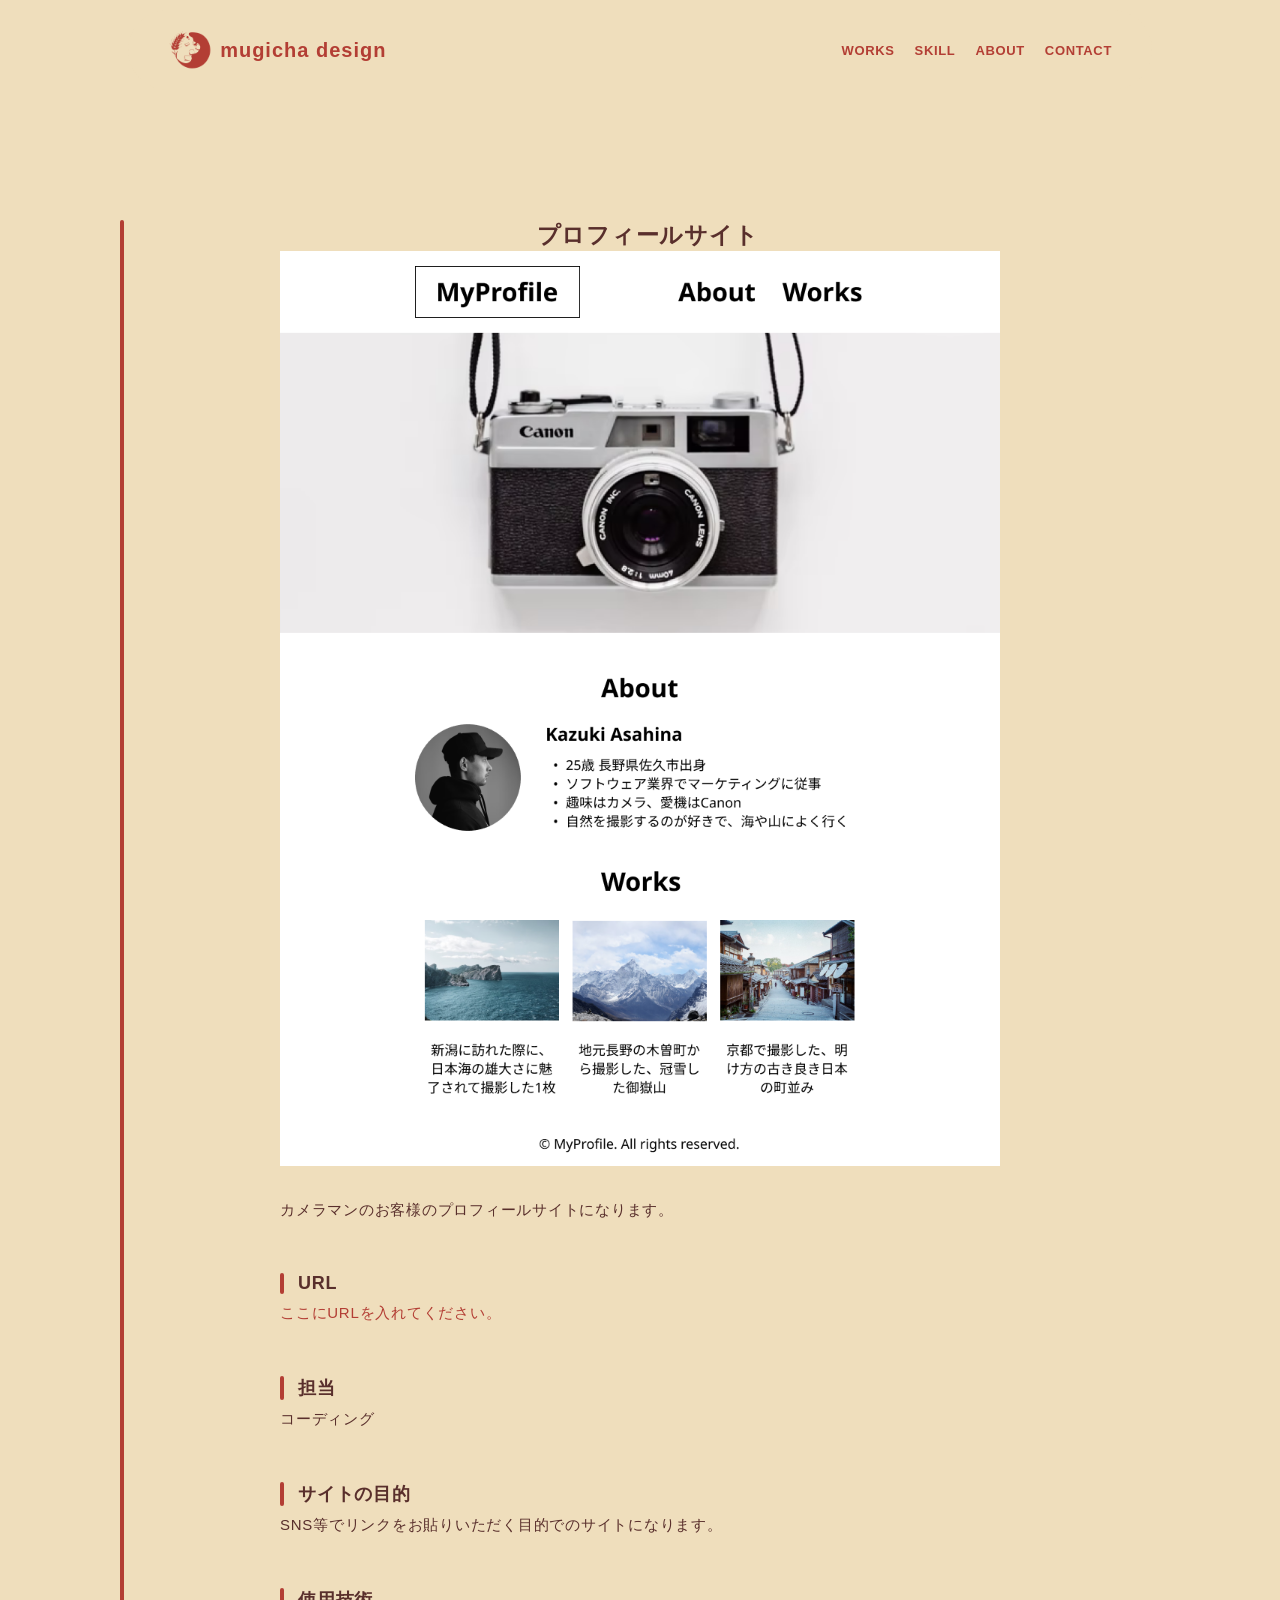
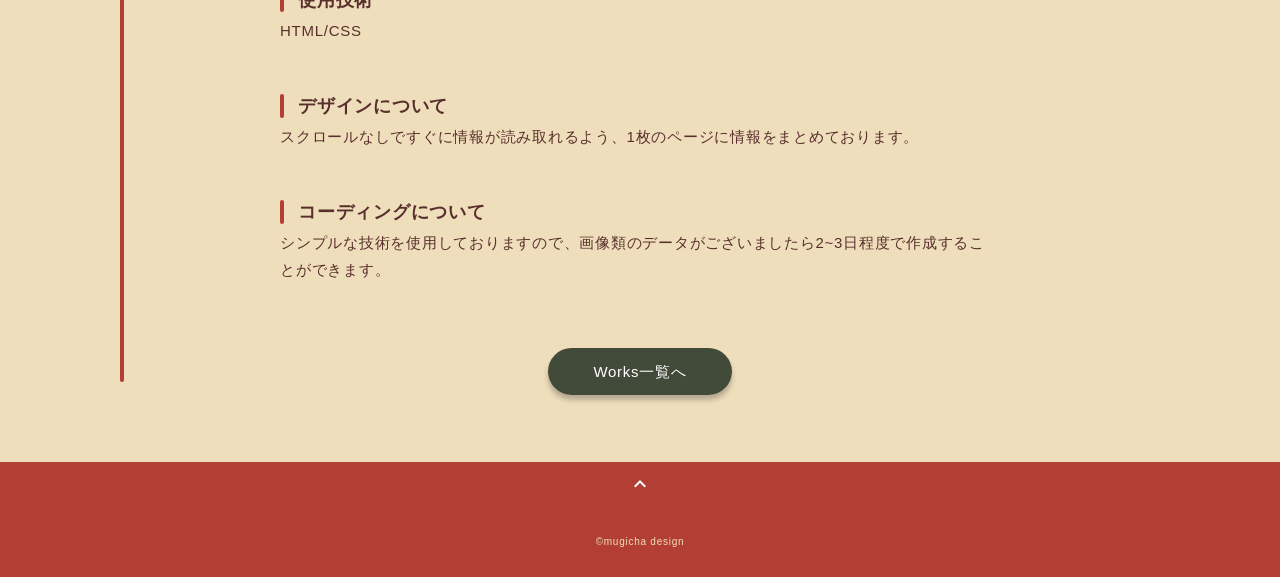
<file: portfolio/works-2.html>
<!DOCTYPE html>
<html>
<head>
  <meta charset="utf-8">
  <meta name="viewport" content="width=device-width, initial-scale=1.0, maximum-scale=1.0, minimum-scale=1.0">
  <title>SAMURAI ポートフォリオ</title>
  <link rel="preconnect" href="https://fonts.gstatic.com">
  <link href="https://fonts.googleapis.com/css2?family=Montserrat:wght@400;700&display=swap" rel="stylesheet">
  <link href="https://fonts.googleapis.com/css?family=Material+Icons+Outlined" rel="stylesheet">
  <link href="css/ress.css" media="all" rel="stylesheet" type="text/css" />
  <link href="css/style.css" media="all" rel="stylesheet" type="text/css" />
</head>

<body>
  <div class="wrapper">

    <!-- header -->
    <header class="header">
      <div class="container">
        <h1 class="header-logo">
          <a href="#"><img src="img/logo.png" alt="">mugicha design</a>
        </h1>
        <nav class="gnav">
          <ul class="gnav-list">
            <li class="gnav-item"><a href="index.html#works">WORKS</a></li>
            <li class="gnav-item"><a href="index.html#skill">SKILL</a></li>
            <li class="gnav-item"><a href="index.html#about">ABOUT</a></li>
            <li class="gnav-item"><a href="index.html#contact">CONTACT</a></li>
          </ul>
        </nav>
      </div>
    </header>
    <!-- /header -->

    <main class="content">

      <article class="article">
        <div class="article-container">
          <h2 class="article-title">プロフィールサイト</h2>
          <div class="article-body">
            <p>
              <img src="img/works-detail/works-2_pc.png" alt="">
            </p>
            <p>
              カメラマンのお客様のプロフィールサイトになります。
            </p>
            <h3>URL</h3>
            <p><a href="" target="_blank" rel="noopener">ここにURLを入れてください。</a></p>
            <h3>担当</h3>
            <p>コーディング</p>
            <h3>サイトの目的</h3>
            <p>SNS等でリンクをお貼りいただく目的でのサイトになります。</p>
            <h3>使用技術</h3>
            <p>HTML/CSS</p>
            <h3>デザインについて</h3>
            <p>
              スクロールなしですぐに情報が読み取れるよう、1枚のページに情報をまとめております。
            </p>
            <h3>コーディングについて</h3>
            <p>
              シンプルな技術を使用しておりますので、画像類のデータがございましたら2~3日程度で作成することができます。
            </p>
          </div>
          <div class="home-link">
            <a href="index.html#works">Works一覧へ</a>
          </div>
        </div>
      </article>

      <div class="page-top" id="js-page-top">
        <span class="material-icons-outlined">expand_less</span>
      </div>
    </main>

    <!-- footer -->
    <footer class="footer">
      <div class="copyright">&copy;mugicha design</div>
    </footer>
    <!-- /footer -->

  </div>
  <script src="https://ajax.googleapis.com/ajax/libs/jquery/3.6.0/jquery.min.js"></script>
  <script type='text/javascript' src="js/script.js"></script>
</body>
</html>
</file>
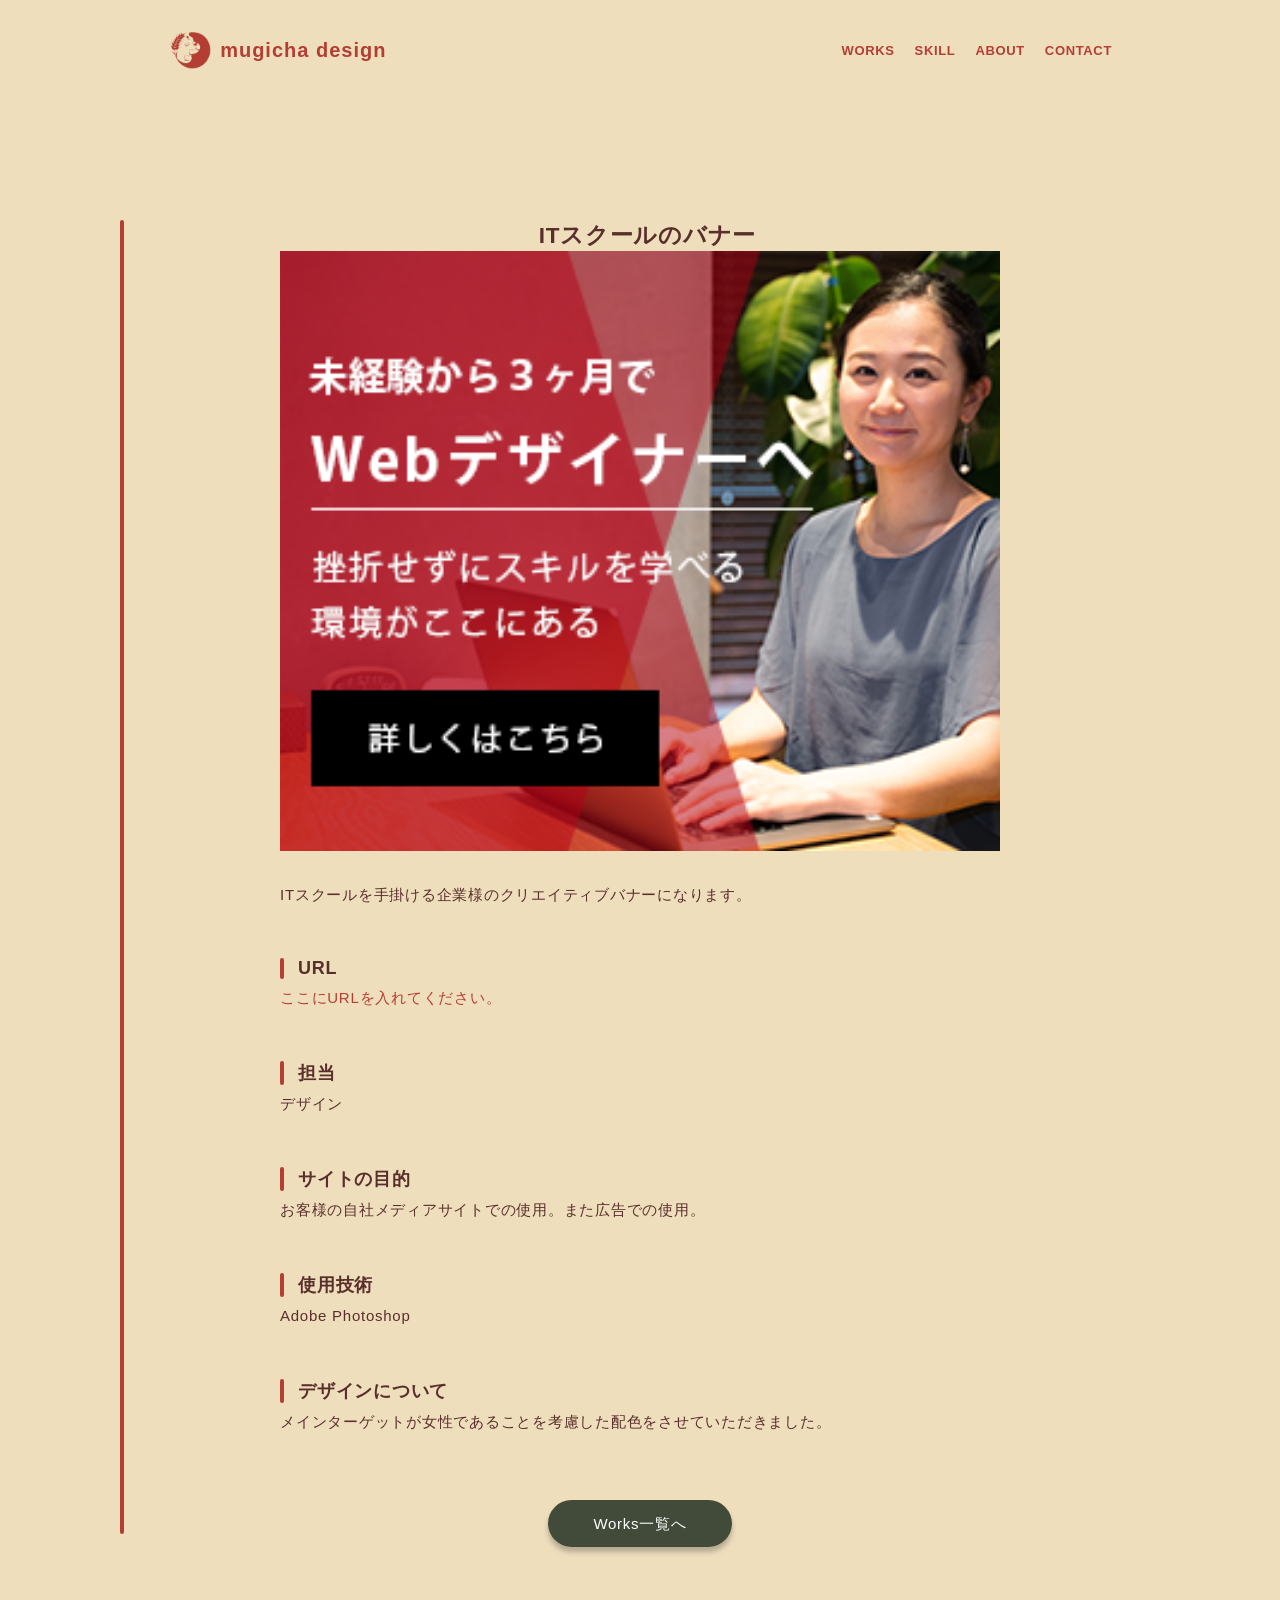
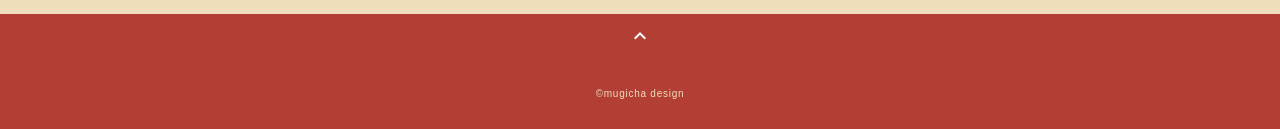
<file: portfolio/works-4.html>
<!DOCTYPE html>
<html>
<head>
  <meta charset="utf-8">
  <meta name="viewport" content="width=device-width, initial-scale=1.0, maximum-scale=1.0, minimum-scale=1.0">
  <title>SAMURAI ポートフォリオ</title>
  <link rel="preconnect" href="https://fonts.gstatic.com">
  <link href="https://fonts.googleapis.com/css2?family=Montserrat:wght@400;700&display=swap" rel="stylesheet">
  <link href="https://fonts.googleapis.com/css?family=Material+Icons+Outlined" rel="stylesheet">
  <link href="css/ress.css" media="all" rel="stylesheet" type="text/css" />
  <link href="css/style.css" media="all" rel="stylesheet" type="text/css" />
</head>

<body>
  <div class="wrapper">

    <!-- header -->
    <header class="header">
      <div class="container">
        <h1 class="header-logo">
          <a href="#"><img src="img/logo.png" alt="">mugicha design</a>
        </h1>
        <nav class="gnav">
          <ul class="gnav-list">
            <li class="gnav-item"><a href="index.html#works">WORKS</a></li>
            <li class="gnav-item"><a href="index.html#skill">SKILL</a></li>
            <li class="gnav-item"><a href="index.html#about">ABOUT</a></li>
            <li class="gnav-item"><a href="index.html#contact">CONTACT</a></li>
          </ul>
        </nav>
      </div>
    </header>
    <!-- /header -->

    <main class="content">

      <article class="article">
        <div class="article-container">
          <h2 class="article-title">ITスクールのバナー</h2>
          <div class="article-body">
            <p style="text-align: center;">
              <img src="img/works-detail/works-4.png" alt="">
            </p>
            <p>
              ITスクールを手掛ける企業様のクリエイティブバナーになります。
            </p>
            <h3>URL</h3>
            <p><a href="" target="_blank" rel="noopener">ここにURLを入れてください。</a></p>
            <h3>担当</h3>
            <p>デザイン</p>
            <h3>サイトの目的</h3>
            <p>お客様の自社メディアサイトでの使用。また広告での使用。</p>
            <h3>使用技術</h3>
            <p>Adobe Photoshop</p>
            <h3>デザインについて</h3>
            <p>
              メインターゲットが女性であることを考慮した配色をさせていただきました。
            </p>
          </div>
          <div class="home-link">
            <a href="index.html#works">Works一覧へ</a>
          </div>
        </div>
      </article>

      <div class="page-top" id="js-page-top">
        <span class="material-icons-outlined">expand_less</span>
      </div>
    </main>

    <!-- footer -->
    <footer class="footer">
      <div class="copyright">&copy;mugicha design</div>
    </footer>
    <!-- /footer -->

  </div>
  <script src="https://ajax.googleapis.com/ajax/libs/jquery/3.6.0/jquery.min.js"></script>
  <script type='text/javascript' src="js/script.js"></script>
</body>
</html>
</file>
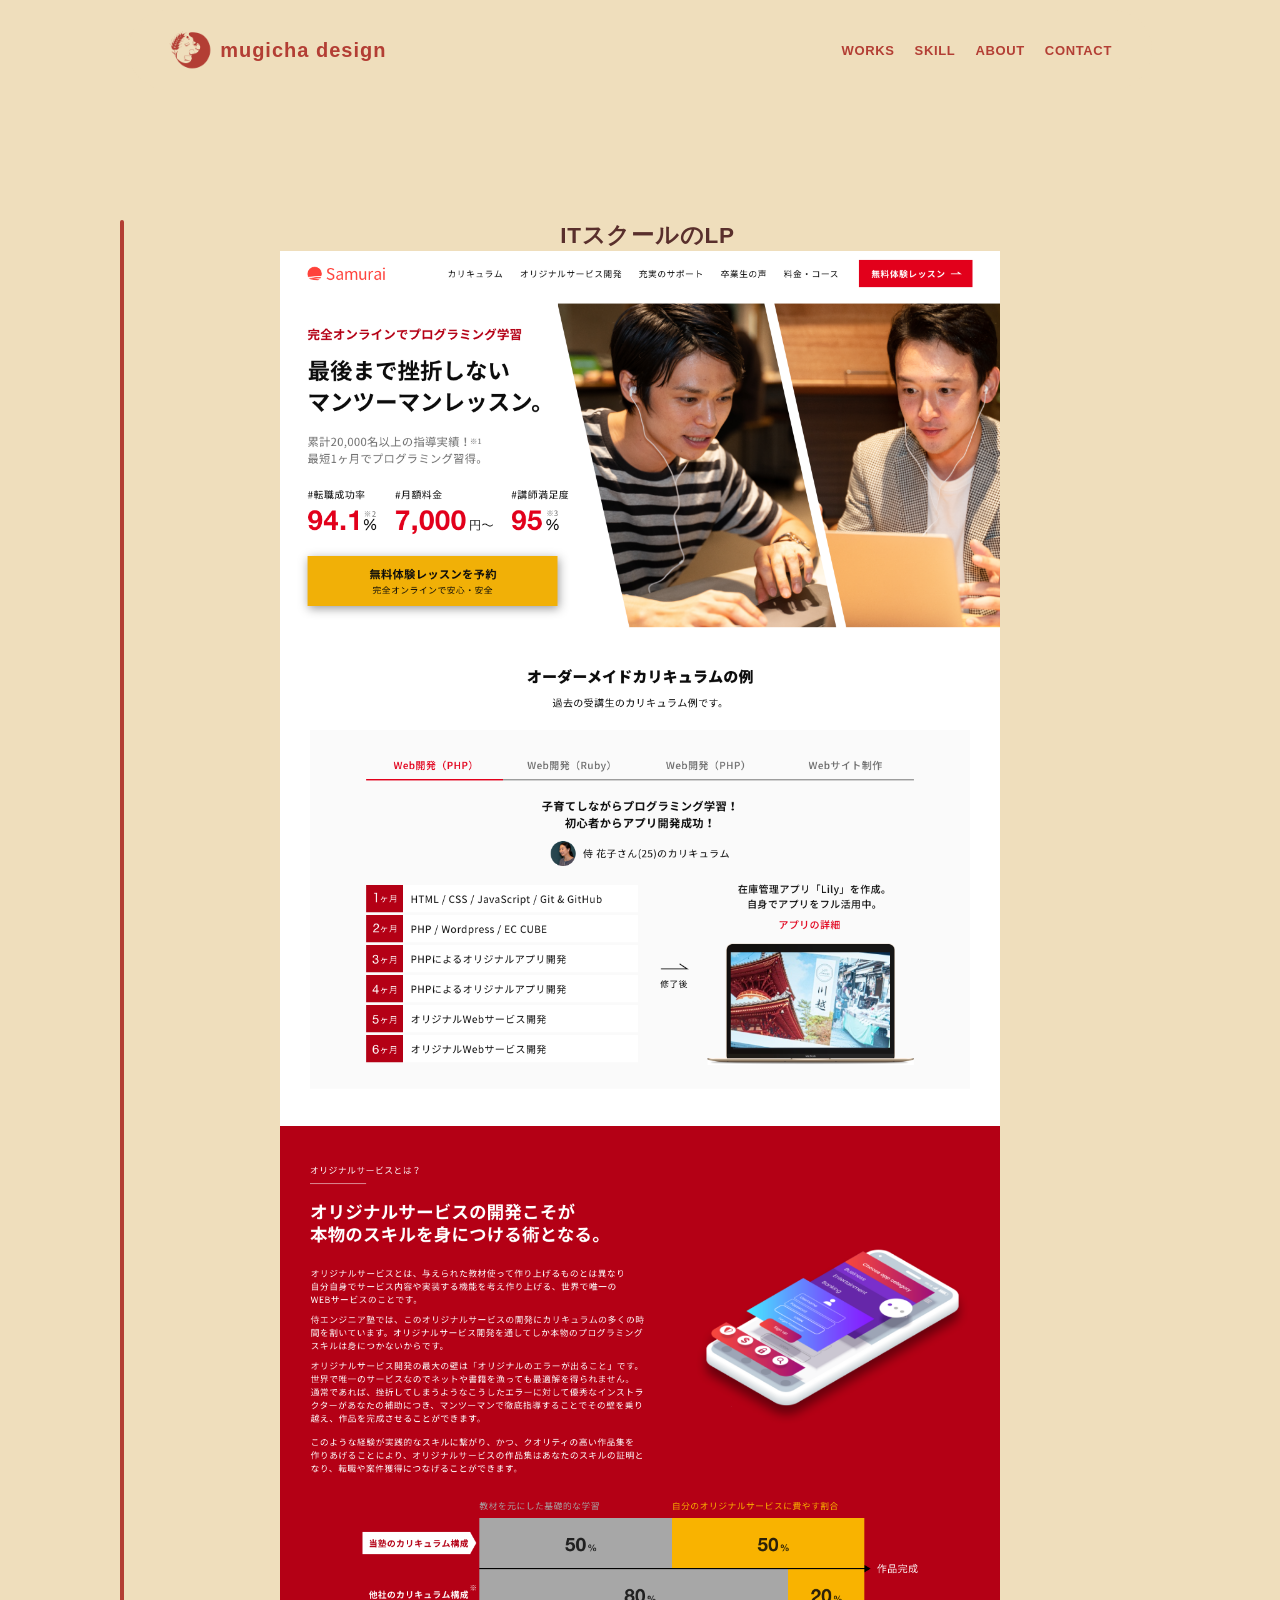
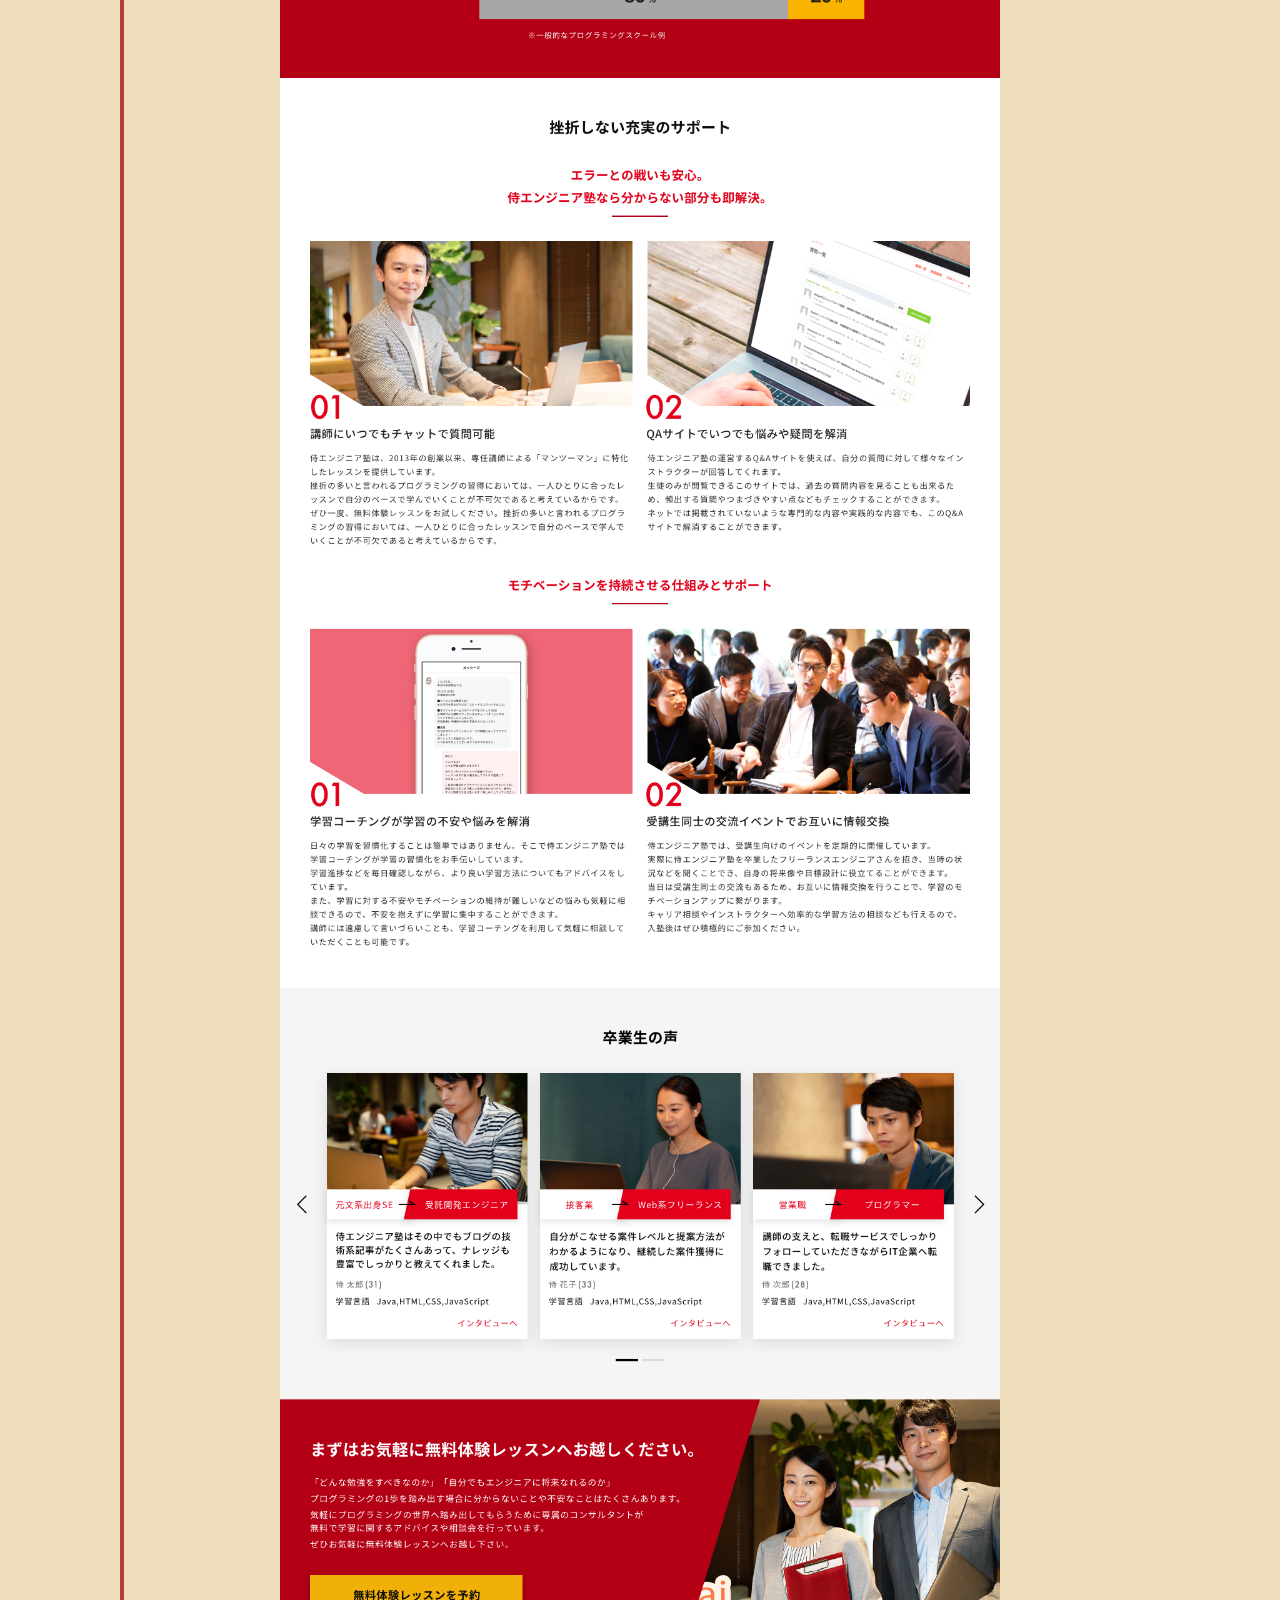
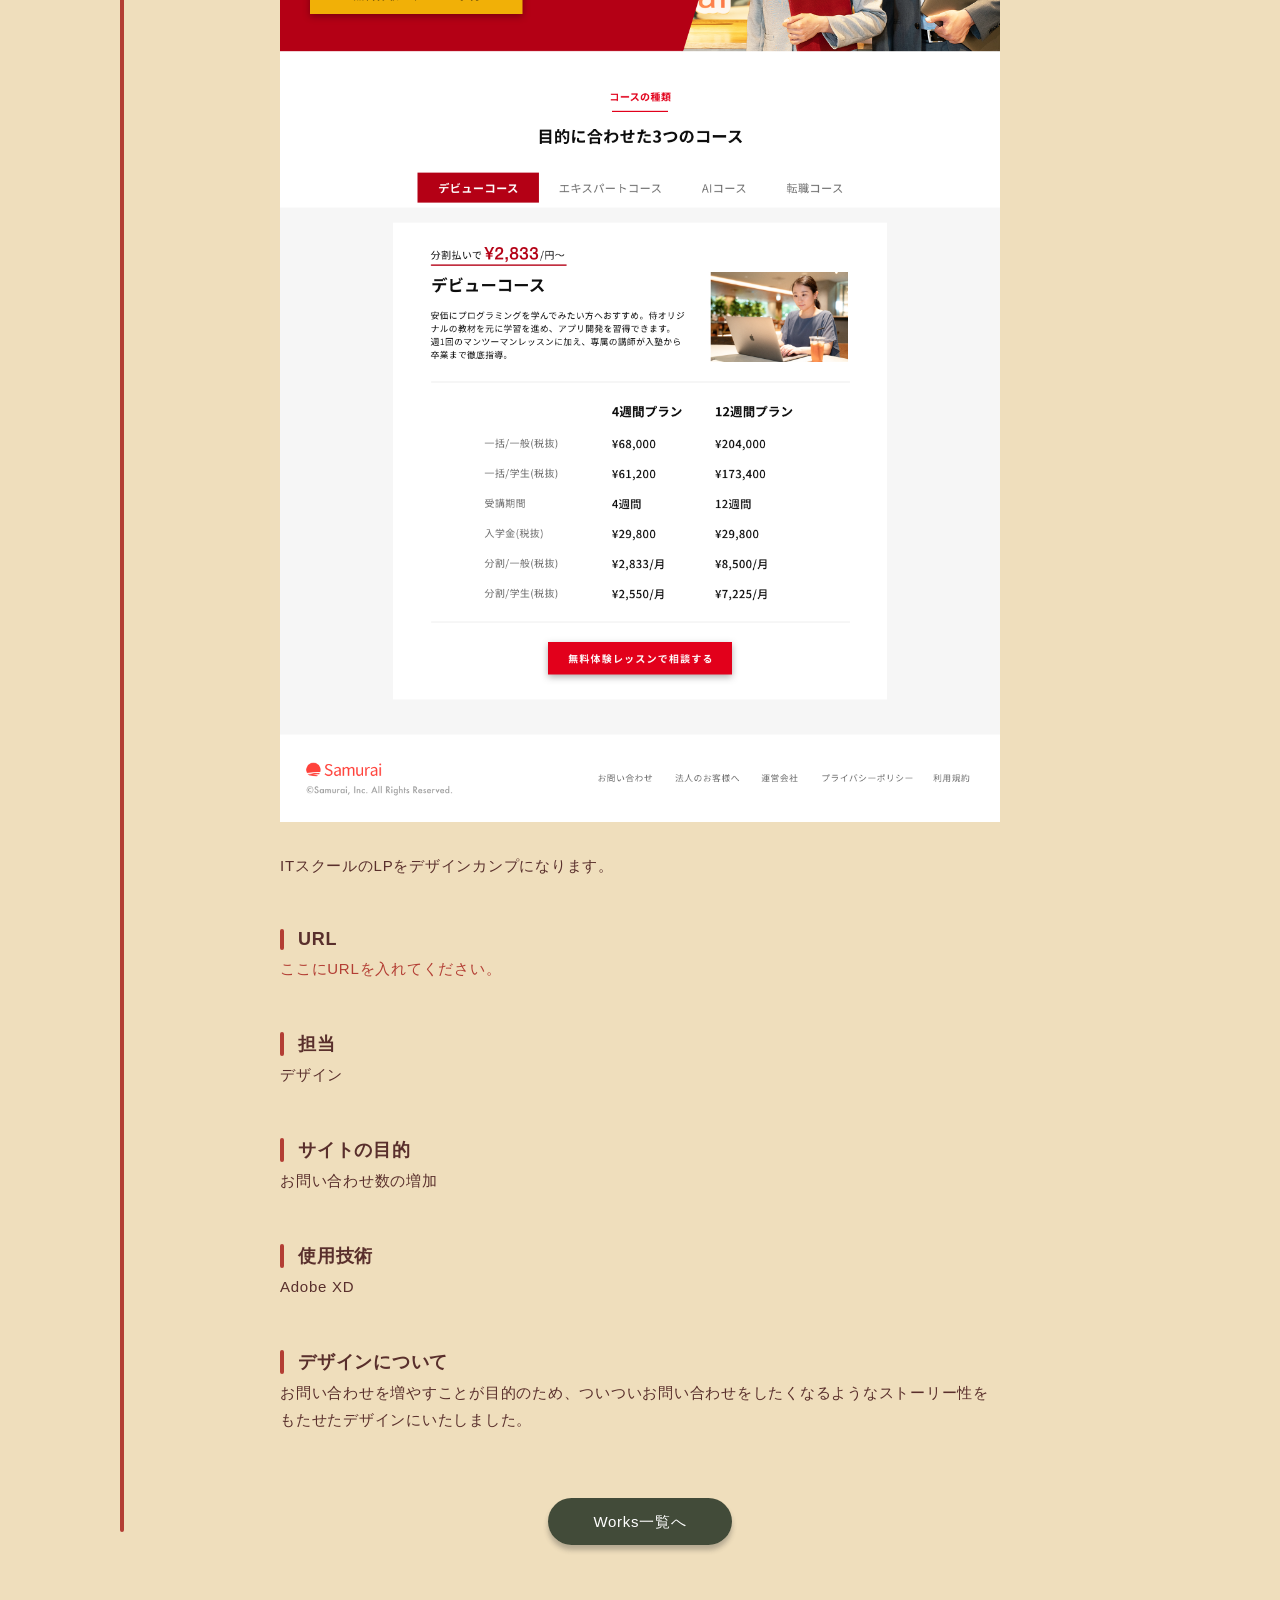
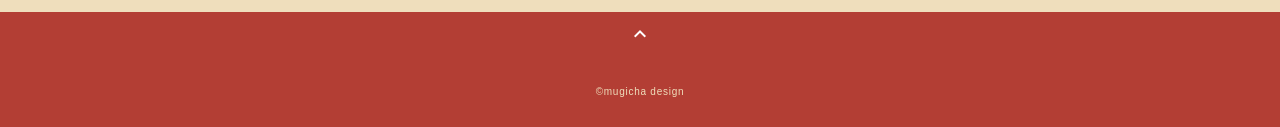
<file: portfolio/works-5.html>
<!DOCTYPE html>
<html>
<head>
  <meta charset="utf-8">
  <meta name="viewport" content="width=device-width, initial-scale=1.0, maximum-scale=1.0, minimum-scale=1.0">
  <title>SAMURAI ポートフォリオ</title>
  <link rel="preconnect" href="https://fonts.gstatic.com">
  <link href="https://fonts.googleapis.com/css2?family=Montserrat:wght@400;700&display=swap" rel="stylesheet">
  <link href="https://fonts.googleapis.com/css?family=Material+Icons+Outlined" rel="stylesheet">
  <link href="css/ress.css" media="all" rel="stylesheet" type="text/css" />
  <link href="css/style.css" media="all" rel="stylesheet" type="text/css" />
</head>

<body>
  <div class="wrapper">

    <!-- header -->
    <header class="header">
      <div class="container">
        <h1 class="header-logo">
          <a href="#"><img src="img/logo.png" alt="">mugicha design</a>
        </h1>
        <nav class="gnav">
          <ul class="gnav-list">
            <li class="gnav-item"><a href="index.html#works">WORKS</a></li>
            <li class="gnav-item"><a href="index.html#skill">SKILL</a></li>
            <li class="gnav-item"><a href="index.html#about">ABOUT</a></li>
            <li class="gnav-item"><a href="index.html#contact">CONTACT</a></li>
          </ul>
        </nav>
      </div>
    </header>
    <!-- /header -->

    <main class="content">

      <article class="article">
        <div class="article-container">
          <h2 class="article-title">ITスクールのLP</h2>
          <div class="article-body">
            <p>
              <img src="img/works-detail/works-5.png" alt="">
            </p>
            <p>
              ITスクールのLPをデザインカンプになります。
            </p>
            <h3>URL</h3>
            <p><a href="" target="_blank" rel="noopener">ここにURLを入れてください。</a></p>
            <h3>担当</h3>
            <p>デザイン</p>
            <h3>サイトの目的</h3>
            <p>お問い合わせ数の増加</p>
            <h3>使用技術</h3>
            <p>Adobe XD</p>
            <h3>デザインについて</h3>
            <p>
              お問い合わせを増やすことが目的のため、ついついお問い合わせをしたくなるようなストーリー性をもたせたデザインにいたしました。
            </p>
          </div>
          <div class="home-link">
            <a href="index.html#works">Works一覧へ</a>
          </div>
        </div>
      </article>

      <div class="page-top" id="js-page-top">
        <span class="material-icons-outlined">expand_less</span>
      </div>
    </main>

    <!-- footer -->
    <footer class="footer">
      <div class="copyright">&copy;mugicha design</div>
    </footer>
    <!-- /footer -->

  </div>
  <script src="https://ajax.googleapis.com/ajax/libs/jquery/3.6.0/jquery.min.js"></script>
  <script type='text/javascript' src="js/script.js"></script>
</body>
</html>
</file>
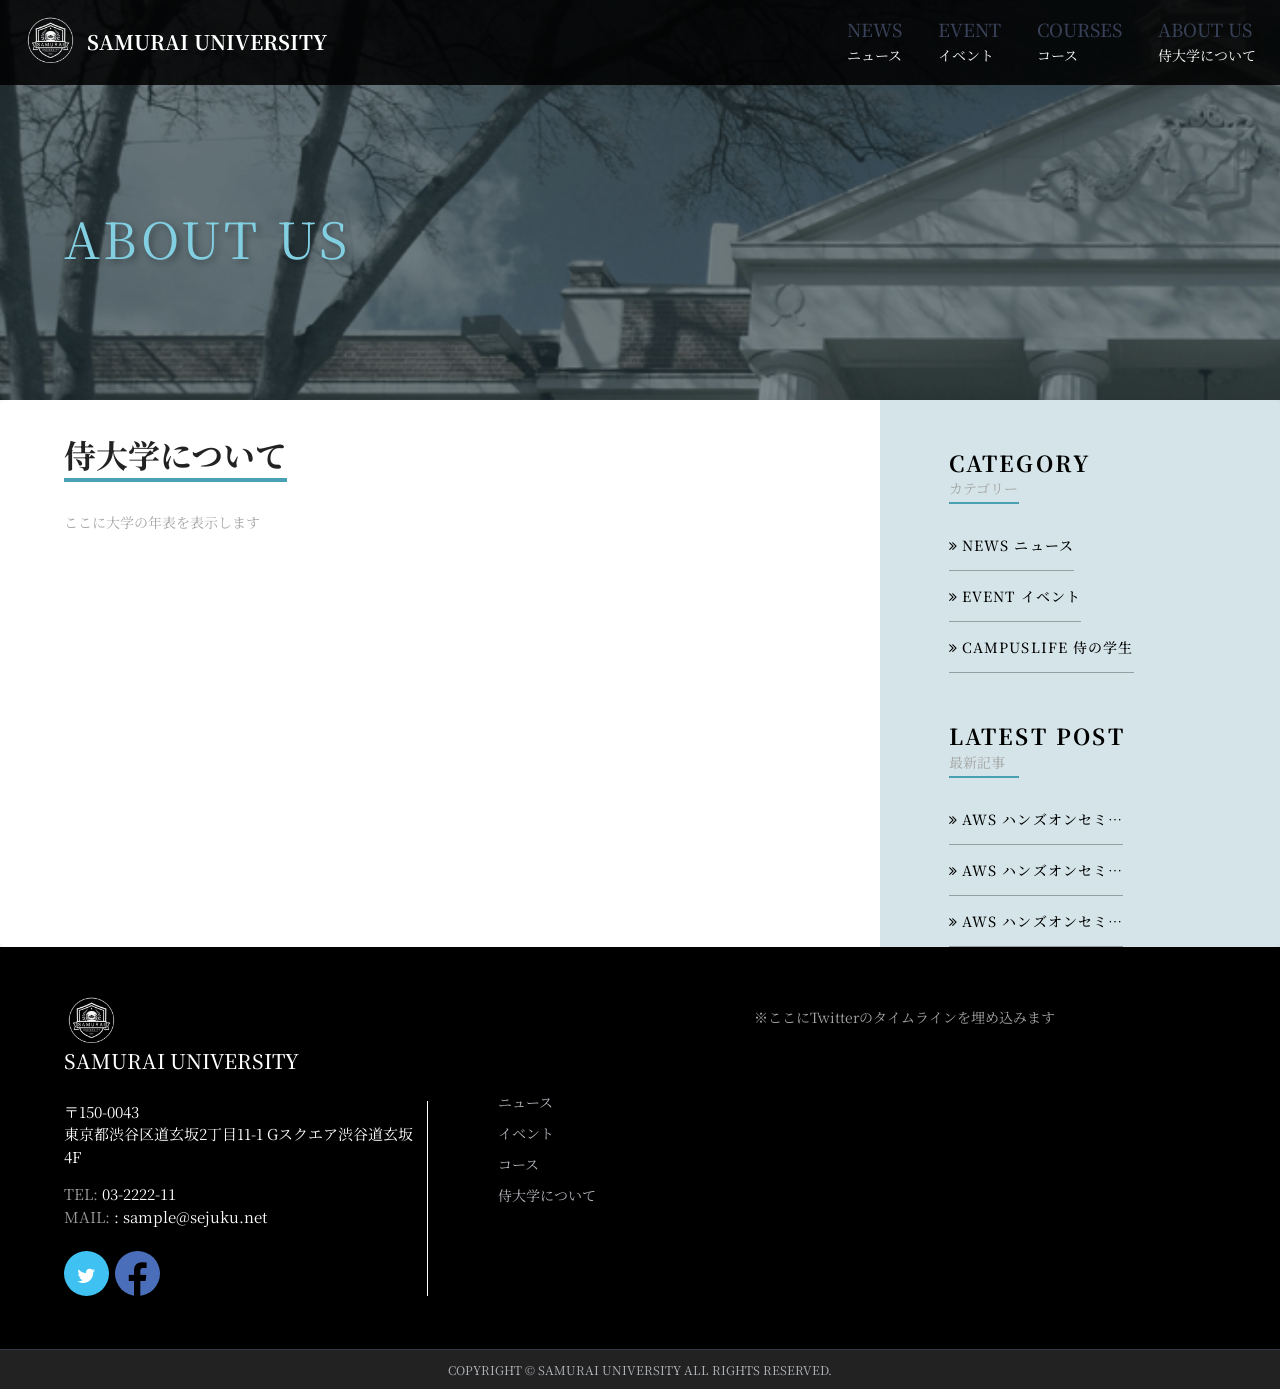
<file: samurai_university/about_us.html>
<!-- header.php ここから -->
<!DOCTYPE html>

<head>
  <title>samurai university</title>
  <meta charset="utf-8" />
  <meta http-equiv="X-UA-Compatible" content="IE=edge" />
  <meta name="description" content="samurai university" />
  <meta name="viewport" content="width=device-width, initial-scale=1" />
  <link rel="stylesheet" type="text/css" href="styles/bootstrap4/bootstrap.min.css" />
  <link href="plugins/font-awesome-4.7.0/css/font-awesome.min.css" rel="stylesheet" type="text/css" />
  <link rel="stylesheet" type="text/css" href="styles/main_styles.css" />
</head>

<body>
  <div class="super_container">
    <!-- ヘッダーここから -->
    <header class="header">
      <div class="header_container">
        <div class="">
          <nav class="navbar navbar-expand-lg">
            <div class="logo_container">
              <div class="logo_text">
                <a href="index.html">
                  <img src="images/logo_big.png" />
                  <span>Samurai University</span>
                </a>
              </div>
            </div>
            <button class="navbar-toggler" type="button" data-toggle="collapse" data-target="#navbarSupportedContent"
              aria-controls="navbarSupportedContent" aria-expanded="false" aria-label="Toggle navigation">
              <i class="fa fa-bars toggle-menu" aria-hidden="true"></i>
            </button>
            <div class="collapse navbar-collapse" id="navbarSupportedContent">
              <ul class="navbar-nav flex-row ml-md-auto d-md-flex main_nav">
                <li class="nav-item">
                  <a class="nav-link" href="news.html">
                    NEWS
                    <p>ニュース</p>
                  </a>
                </li>
                <li class="nav-item">
                  <a class="nav-link" href="events.html">
                    EVENT
                    <p>イベント</p>
                  </a>
                </li>
                <li class="nav-item">
                  <a class="nav-link" href="courses.html">
                    COURSES
                    <p>コース</p>
                  </a>
                </li>
                <li class="nav-item">
                  <a class="nav-link" href="about_us.html">
                    ABOUT US
                    <p>侍大学について</p>
                  </a>
                </li>
              </ul>
            </div>
          </nav>
        </div>
      </div>
    </header>
    <!-- ヘッダー ここまで -->
    <!-- header.php ここまで -->

    <!-- Home -->

    <div class="home">
      <div class="breadcrumbs_container">
        <div class="image_header">
          <div class="header_info">
            <!-- titleを出力します -->
            <div>about us</div>
          </div>
        </div>
      </div>
    </div>

    <!-- Course -->

    <div class="course">
      <div class="row content-body">
        <!-- Course -->
        <div class="col-lg-8">
          <!-- Course Tabs -->
          <div class="course_tabs_container">
            <div class="tab_panels">
              <!-- Description -->
              <div class="tab_panel">
                <div class="tab_panel_title">侍大学について</div>
                <!-- ここからはすべて the_content()で置き換えるため削除します。 -->
                ここに大学の年表を表示します
                <!-- ここまではすべて the_content()で置き換えるため削除します。 -->
              </div>
            </div>
          </div>
        </div>

        <!-- Course Sidebar -->
        <div class="col-lg-4" style="background-color: #2b7b8e33">
          <div class="sidebar">
            <div class="category">
              <div class="section_title_container category_title">
                <h2>CATEGORY</h2>
                <div class="section_subtitle">カテゴリー</div>
              </div>
              <div class="sidebar_categories">
                <ul>
                  <li><a href="#">News ニュース</a></li>
                  <li><a href="#">Event イベント</a></li>
                  <li><a href="#">CampusLife 侍の学生</a></li>
                </ul>
              </div>
            </div>
            <div class="category">
              <div class="section_title_container category_title">
                <h2>Latest Post</h2>
                <div class="section_subtitle">最新記事</div>
              </div>
              <div class="sidebar_categories">
                <ul>
                  <li><a href="#">AWS ハンズオンセミ…</a></li>
                  <li><a href="#">AWS ハンズオンセミ…</a></li>
                  <li><a href="#">AWS ハンズオンセミ…</a></li>
                </ul>
              </div>
            </div>
          </div>
        </div>
      </div>
    </div>

    <!-- footer.php ここから -->
    <footer class="footer">
      <div class="row footer_row">
        <div class="col">
          <div class="footer_content">
            <div class="row">
              <div class="col-lg-4 footer_col">
                <div class="footer_section footer_about">
                  <div class="footer_logo_container">
                    <img src="images/logo_big.png" alt="" />
                    <a href="">
                      <div class="footer_logo_text">Samurai University</div>
                    </a>
                  </div>
                  <div class="footer_contact_info">
                    <div>〒150-0043</div>
                    <div>東京都渋谷区道玄坂2丁目11-1 Gスクエア渋谷道玄坂4F</div>
                    <ul>
                      <li><span>TEL: </span>03-2222-11</li>
                      <li><span>MAIL: </span>: sample@sejuku.net</li>
                    </ul>
                  </div>
                  <div class="footer_social">
                    <ul>
                      <li>
                        <a href=""><i class="fa fa-twitter" aria-hidden="true"></i></a>
                      </li>
                      <li>
                        <a href=""><i class="fa fa-facebook" aria-hidden="true"></i></a>
                      </li>
                    </ul>
                  </div>
                </div>
              </div>
              <div class="col-lg-3 footer_col">
                <div class="footer_section footer_links">
                  <div class="footer_links_container">
                    <ul>
                      <li><a href="news.html">ニュース</a></li>
                      <li><a href="events.html">イベント</a></li>
                      <li><a href="courses.html">コース</a></li>
                      <li><a href="about_us.html">侍大学について</a></li>
                    </ul>
                  </div>
                </div>
              </div>
              <div class="col-lg-5 footer_col clearfix">
                ※ここにTwitterのタイムラインを埋め込みます
              </div>
            </div>
          </div>
        </div>
      </div>
      <div class="row copyright_row">
        <div class="col">
          <div class="copyright d-flex flex-lg-row flex-column align-items-center justify-content-start">
            <div class="cr_text">
              Copyright &copy; Samurai University All Rights Reserved.
            </div>
          </div>
        </div>
      </div>
    </footer>
  </div>

  <!--jQuery-->
  <script src="js/jquery-3.2.1.min.js"></script>
  <script src="styles/bootstrap4/popper.js"></script>
  <script src="styles/bootstrap4/bootstrap.min.js"></script>
  <script type="text/javascript">
    $(".carousel").carousel();
  </script>

</body>

</html>
<!-- footer.php ここまで -->
</file>
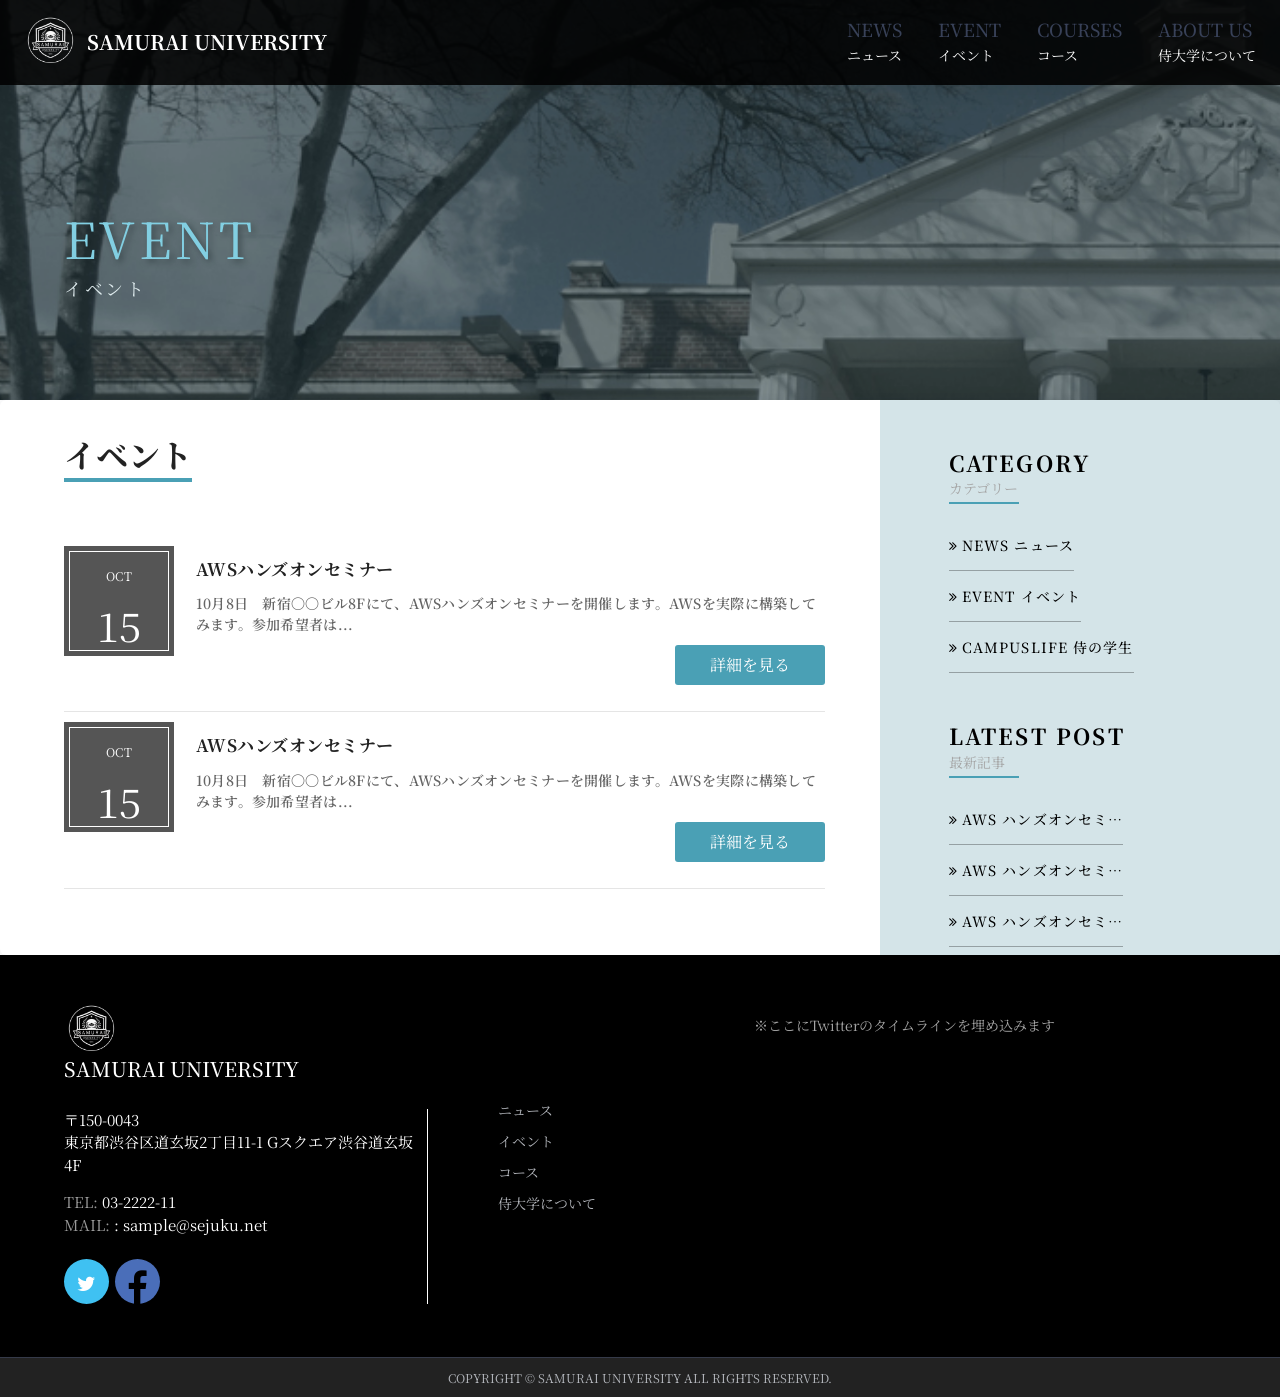
<file: samurai_university/events.html>
<!-- header.php ここから -->
<!DOCTYPE html>

<head>
  <title>samurai university</title>
  <meta charset="utf-8" />
  <meta http-equiv="X-UA-Compatible" content="IE=edge" />
  <meta name="description" content="samurai university" />
  <meta name="viewport" content="width=device-width, initial-scale=1" />
  <link rel="stylesheet" type="text/css" href="styles/bootstrap4/bootstrap.min.css" />
  <link href="plugins/font-awesome-4.7.0/css/font-awesome.min.css" rel="stylesheet" type="text/css" />
  <link rel="stylesheet" type="text/css" href="styles/main_styles.css" />
</head>

<body>
  <div class="super_container">
    <!-- ヘッダーここから -->
    <header class="header">
      <div class="header_container">
        <div class="">
          <nav class="navbar navbar-expand-lg">
            <div class="logo_container">
              <div class="logo_text">
                <a href="index.html">
                  <img src="images/logo_big.png" />
                  <span>Samurai University</span>
                </a>
              </div>
            </div>
            <button class="navbar-toggler" type="button" data-toggle="collapse" data-target="#navbarSupportedContent"
              aria-controls="navbarSupportedContent" aria-expanded="false" aria-label="Toggle navigation">
              <i class="fa fa-bars toggle-menu" aria-hidden="true"></i>
            </button>
            <div class="collapse navbar-collapse" id="navbarSupportedContent">
              <ul class="navbar-nav flex-row ml-md-auto d-md-flex main_nav">
                <li class="nav-item">
                  <a class="nav-link" href="news.html">
                    NEWS
                    <p>ニュース</p>
                  </a>
                </li>
                <li class="nav-item">
                  <a class="nav-link" href="events.html">
                    EVENT
                    <p>イベント</p>
                  </a>
                </li>
                <li class="nav-item">
                  <a class="nav-link" href="courses.html">
                    COURSES
                    <p>コース</p>
                  </a>
                </li>
                <li class="nav-item">
                  <a class="nav-link" href="about_us.html">
                    ABOUT US
                    <p>侍大学について</p>
                  </a>
                </li>
              </ul>
            </div>
          </nav>
        </div>
      </div>
    </header>
    <!-- ヘッダー ここまで -->
    <!-- header.php ここまで -->

    <!-- Home -->

    <div class="home">
      <div class="breadcrumbs_container">
        <div class="image_header">
          <div class="header_info">
            <div>Event</div>
            <div>イベント</div>
          </div>
        </div>
      </div>
    </div>

    <!-- Course -->

    <div class="course">
      <div class="row content-body">
        <!-- Course -->
        <div class="col-lg-8">
          <!-- Course Tabs -->
          <div class="course_tabs_container">
            <div class="tab_panels">
              <!-- Description -->
              <div class="tab_panel">
                <div class="tab_panel_title">イベント</div>
                <div class="tab_panel_content">
                  <div class="tab_panel_text">
                    <!-- WordPress loop start -->
                    <div class="news_posts_small">
                      <div class="row">
                        <div class="col-lg-2 col-md-2 col-sx-12">
                          <div class="calendar_news_border">
                            <div class="calendar_news_border_1">
                              <div class="calendar_month">OCT</div>
                              <div class="calendar_day">
                                <span>15</span>
                              </div>
                            </div>
                          </div>
                        </div>
                        <div class="col-lg-10 col-md-10 col-sx-12">
                          <div class="news_post_small_title">
                            <a href="events_detail.html">AWSハンズオンセミナー</a>
                          </div>
                          <div class="news_post_meta">
                            <ul>
                              <li>
                                10月8日　新宿〇〇ビル8Fにて、AWSハンズオンセミナーを開催します。AWSを実際に構築してみます。参加希望者は...
                              </li>
                            </ul>
                          </div>
                          <div class="read_continue">
                            <button onclick="location.href='events_detail.html'">詳細を見る</button>
                          </div>
                        </div>
                      </div>
                      <hr />
                    </div>
                    <!-- WordPress loop until here -->
                    <div class="news_posts_small">
                      <div class="row">
                        <div class="col-lg-2 col-md-2 col-sx-12">
                          <div class="calendar_news_border">
                            <div class="calendar_news_border_1">
                              <div class="calendar_month">OCT</div>
                              <div class="calendar_day">
                                <span>15</span>
                              </div>
                            </div>
                          </div>
                        </div>
                        <div class="col-lg-10 col-md-10 col-sx-12">
                          <div class="news_post_small_title">
                            <a href="events_detail.html">AWSハンズオンセミナー</a>
                          </div>
                          <div class="news_post_meta">
                            <ul>
                              <li>
                                10月8日　新宿〇〇ビル8Fにて、AWSハンズオンセミナーを開催します。AWSを実際に構築してみます。参加希望者は...
                              </li>
                            </ul>
                          </div>
                          <div class="read_continue">
                            <button onclick="location.href='events_detail.html'">詳細を見る</button>
                          </div>
                        </div>
                      </div>
                      <hr />
                    </div>
                  </div>
                </div>
              </div>
            </div>
          </div>
        </div>

        <!-- Course Sidebar -->
        <div class="col-lg-4" style="background-color: #2b7b8e33">
          <div class="sidebar">
            <div class="category">
              <div class="section_title_container category_title">
                <h2>CATEGORY</h2>
                <div class="section_subtitle">カテゴリー</div>
              </div>
              <div class="sidebar_categories">
                <ul>
                  <li><a href="#">News ニュース</a></li>
                  <li><a href="#">Event イベント</a></li>
                  <li><a href="#">CampusLife 侍の学生</a></li>
                </ul>
              </div>
            </div>
            <div class="category">
              <div class="section_title_container category_title">
                <h2>Latest Post</h2>
                <div class="section_subtitle">最新記事</div>
              </div>
              <div class="sidebar_categories">
                <ul>
                  <li><a href="#">AWS ハンズオンセミ…</a></li>
                  <li><a href="#">AWS ハンズオンセミ…</a></li>
                  <li><a href="#">AWS ハンズオンセミ…</a></li>
                </ul>
              </div>
            </div>
          </div>
        </div>
      </div>
    </div>
    <!-- footer.php ここから -->
    <footer class="footer">
      <div class="row footer_row">
        <div class="col">
          <div class="footer_content">
            <div class="row">
              <div class="col-lg-4 footer_col">
                <div class="footer_section footer_about">
                  <div class="footer_logo_container">
                    <img src="images/logo_big.png" alt="" />
                    <a href="">
                      <div class="footer_logo_text">Samurai University</div>
                    </a>
                  </div>
                  <div class="footer_contact_info">
                    <div>〒150-0043</div>
                    <div>東京都渋谷区道玄坂2丁目11-1 Gスクエア渋谷道玄坂4F</div>
                    <ul>
                      <li><span>TEL: </span>03-2222-11</li>
                      <li><span>MAIL: </span>: sample@sejuku.net</li>
                    </ul>
                  </div>
                  <div class="footer_social">
                    <ul>
                      <li>
                        <a href=""><i class="fa fa-twitter" aria-hidden="true"></i></a>
                      </li>
                      <li>
                        <a href=""><i class="fa fa-facebook" aria-hidden="true"></i></a>
                      </li>
                    </ul>
                  </div>
                </div>
              </div>
              <div class="col-lg-3 footer_col">
                <div class="footer_section footer_links">
                  <div class="footer_links_container">
                    <ul>
                      <li><a href="news.html">ニュース</a></li>
                      <li><a href="events.html">イベント</a></li>
                      <li><a href="courses.html">コース</a></li>
                      <li><a href="about_us.html">侍大学について</a></li>
                    </ul>
                  </div>
                </div>
              </div>
              <div class="col-lg-5 footer_col clearfix">
                ※ここにTwitterのタイムラインを埋め込みます
              </div>
            </div>
          </div>
        </div>
      </div>
      <div class="row copyright_row">
        <div class="col">
          <div class="copyright d-flex flex-lg-row flex-column align-items-center justify-content-start">
            <div class="cr_text">
              Copyright &copy; Samurai University All Rights Reserved.
            </div>
          </div>
        </div>
      </div>
    </footer>
  </div>

  <!--jQuery-->
  <script src="js/jquery-3.2.1.min.js"></script>
  <script src="styles/bootstrap4/popper.js"></script>
  <script src="styles/bootstrap4/bootstrap.min.js"></script>
  <script type="text/javascript">
    $(".carousel").carousel();
  </script>

</body>

</html>
<!-- footer.php ここまで -->
</file>
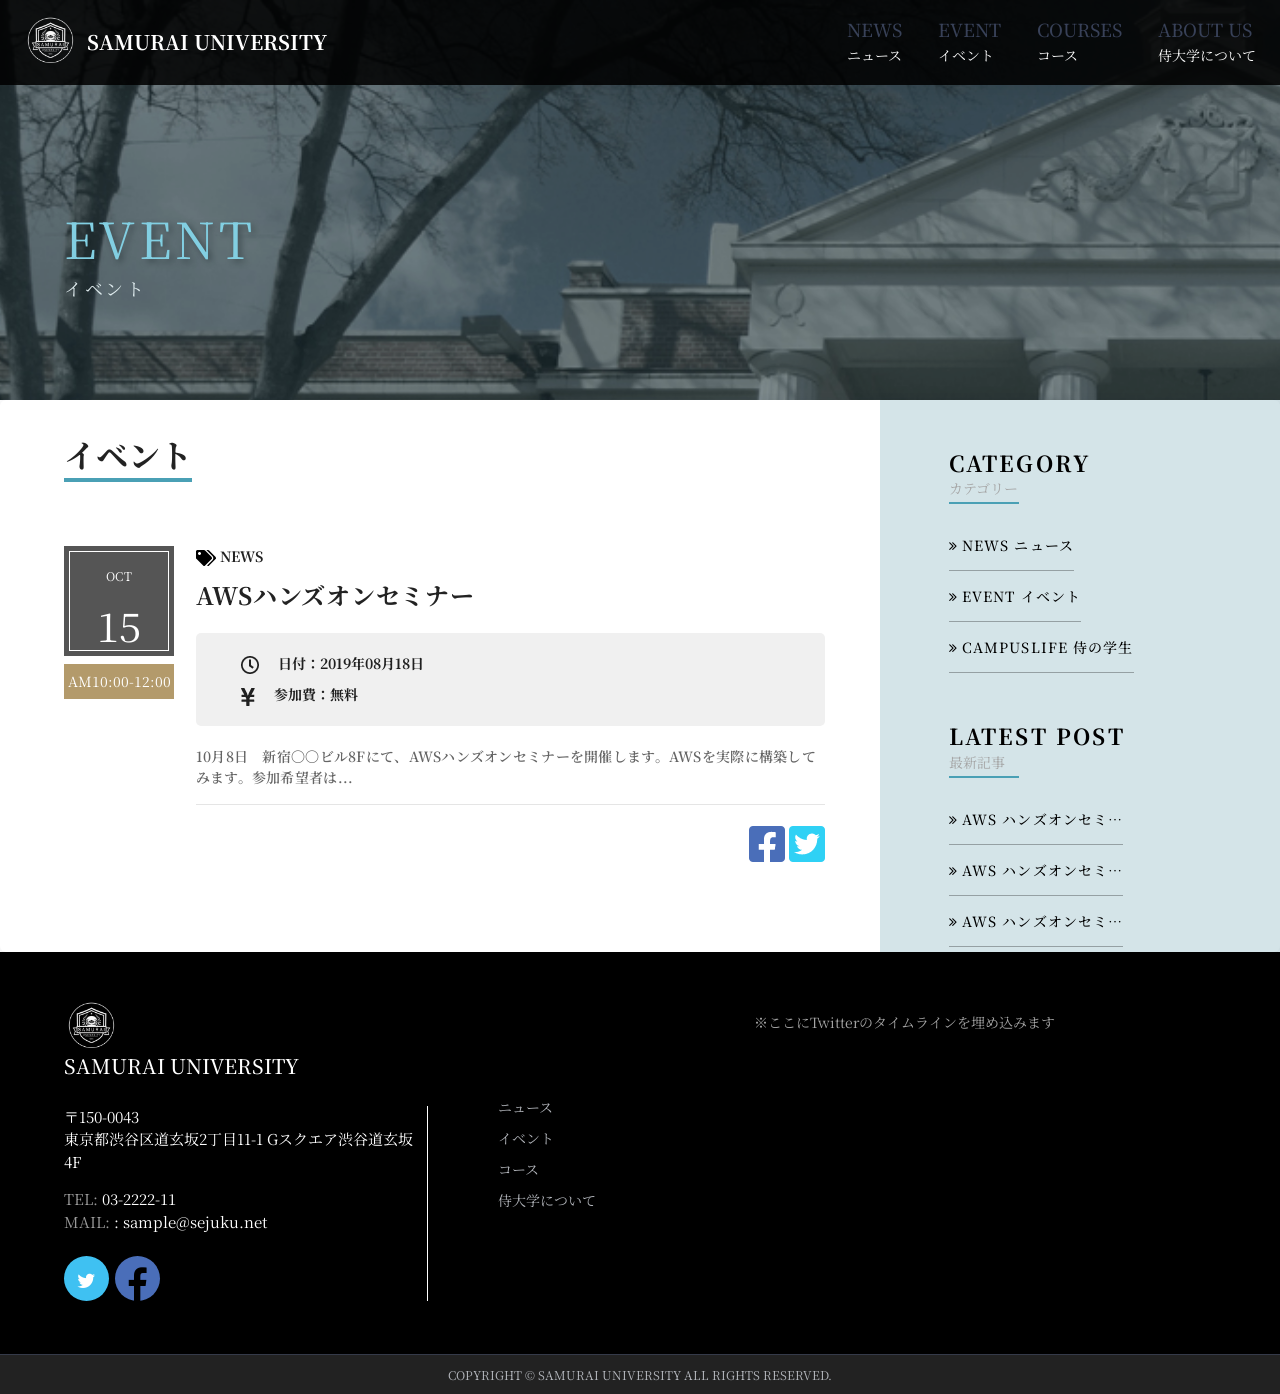
<file: samurai_university/events_detail.html>
<!-- header.php ここから -->
<!DOCTYPE html>

<head>
  <title>samurai university</title>
  <meta charset="utf-8" />
  <meta http-equiv="X-UA-Compatible" content="IE=edge" />
  <meta name="description" content="samurai university" />
  <meta name="viewport" content="width=device-width, initial-scale=1" />
  <link rel="stylesheet" type="text/css" href="styles/bootstrap4/bootstrap.min.css" />
  <link href="plugins/font-awesome-4.7.0/css/font-awesome.min.css" rel="stylesheet" type="text/css" />
  <link rel="stylesheet" type="text/css" href="styles/main_styles.css" />
</head>

<body>
  <div class="super_container">
    <!-- ヘッダーここから -->
    <header class="header">
      <div class="header_container">
        <div class="">
          <nav class="navbar navbar-expand-lg">
            <div class="logo_container">
              <div class="logo_text">
                <a href="index.html">
                  <img src="images/logo_big.png" />
                  <span>Samurai University</span>
                </a>
              </div>
            </div>
            <button class="navbar-toggler" type="button" data-toggle="collapse" data-target="#navbarSupportedContent"
              aria-controls="navbarSupportedContent" aria-expanded="false" aria-label="Toggle navigation">
              <i class="fa fa-bars toggle-menu" aria-hidden="true"></i>
            </button>
            <div class="collapse navbar-collapse" id="navbarSupportedContent">
              <ul class="navbar-nav flex-row ml-md-auto d-md-flex main_nav">
                <li class="nav-item">
                  <a class="nav-link" href="news.html">
                    NEWS
                    <p>ニュース</p>
                  </a>
                </li>
                <li class="nav-item">
                  <a class="nav-link" href="events.html">
                    EVENT
                    <p>イベント</p>
                  </a>
                </li>
                <li class="nav-item">
                  <a class="nav-link" href="courses.html">
                    COURSES
                    <p>コース</p>
                  </a>
                </li>
                <li class="nav-item">
                  <a class="nav-link" href="about_us.html">
                    ABOUT US
                    <p>侍大学について</p>
                  </a>
                </li>
              </ul>
            </div>
          </nav>
        </div>
      </div>
    </header>
    <!-- ヘッダー ここまで -->
    <!-- header.php ここまで -->

    <!-- Home -->

    <div class="home">
      <div class="breadcrumbs_container">
        <div class="image_header">
          <div class="header_info">
            <div>Event</div>
            <div>イベント</div>
          </div>
        </div>
      </div>
    </div>

    <!-- Post 部分 -->
    <div class="course">
      <div class="row content-body">
        <!-- Course -->
        <div class="col-lg-8">
          <!-- Course Tabs -->
          <div class="course_tabs_container">
            <div class="tab_panels">
              <!-- Description -->
              <div class="tab_panel">
                <div class="tab_panel_title">イベント</div>
                <div class="tab_panel_content">
                  <div class="tab_panel_text">
                    <div class="news_posts_small">
                      <div class="row">
                        <div class="col-lg-2 col-md-2 col-sx-12">
                          <div class="calendar_news_border">
                            <div class="calendar_news_border_1">
                              <div class="calendar_month">OCT</div>
                              <div class="calendar_day">
                                <span>15</span>
                              </div>
                            </div>
                          </div>
                          <div class="calendar_hour">AM10:00-12:00</div>
                        </div>
                        <div class="col-lg-10 col-md-10 col-sx-12">
                          <div class="news_post_small_header">
                            <img src="images/tags-solid.png" alt="" /> NEWS
                          </div>
                          <div class="news_detail_title">
                            AWSハンズオンセミナー
                          </div>
                          <div class="news_time">
                            <div>
                              <img src="images/clock-regular.png" alt="" />
                              <span>日付：2019年08月18日</span>
                            </div>
                            <div>
                              <img src="images/yen-sign-solid.png" alt="" />
                              <span>参加費：無料</span>
                            </div>
                          </div>
                          <div class="news_post_meta">
                            10月8日　新宿〇〇ビル8Fにて、AWSハンズオンセミナーを開催します。AWSを実際に構築してみます。参加希望者は...
                          </div>

                          <hr />
                          <div class="social_share">
                            <img src="images/facebook-square-brands.png" alt="" />
                            <img src="images/twitter-square-brands.png" alt="" />
                          </div>
                        </div>
                      </div>
                    </div>
                  </div>
                </div>
              </div>
            </div>
          </div>
        </div>

        <!--  Sidebar -->
        <div class="col-lg-4" style="background-color: #2b7b8e33">
          <div class="sidebar">
            <div class="category">
              <div class="section_title_container category_title">
                <h2>CATEGORY</h2>
                <div class="section_subtitle">カテゴリー</div>
              </div>
              <div class="sidebar_categories">
                <ul>
                  <li><a href="#">News ニュース</a></li>
                  <li><a href="#">Event イベント</a></li>
                  <li><a href="#">CampusLife 侍の学生</a></li>
                </ul>
              </div>
            </div>
            <div class="category">
              <div class="section_title_container category_title">
                <h2>Latest Post</h2>
                <div class="section_subtitle">最新記事</div>
              </div>
              <div class="sidebar_categories">
                <ul>
                  <li><a href="#">AWS ハンズオンセミ…</a></li>
                  <li><a href="#">AWS ハンズオンセミ…</a></li>
                  <li><a href="#">AWS ハンズオンセミ…</a></li>
                </ul>
              </div>
            </div>
          </div>
        </div>
      </div>
    </div>
    <!-- footer.php ここから -->
    <footer class="footer">
      <div class="row footer_row">
        <div class="col">
          <div class="footer_content">
            <div class="row">
              <div class="col-lg-4 footer_col">
                <div class="footer_section footer_about">
                  <div class="footer_logo_container">
                    <img src="images/logo_big.png" alt="" />
                    <a href="">
                      <div class="footer_logo_text">Samurai University</div>
                    </a>
                  </div>
                  <div class="footer_contact_info">
                    <div>〒150-0043</div>
                    <div>東京都渋谷区道玄坂2丁目11-1 Gスクエア渋谷道玄坂4F</div>
                    <ul>
                      <li><span>TEL: </span>03-2222-11</li>
                      <li><span>MAIL: </span>: sample@sejuku.net</li>
                    </ul>
                  </div>
                  <div class="footer_social">
                    <ul>
                      <li>
                        <a href=""><i class="fa fa-twitter" aria-hidden="true"></i></a>
                      </li>
                      <li>
                        <a href=""><i class="fa fa-facebook" aria-hidden="true"></i></a>
                      </li>
                    </ul>
                  </div>
                </div>
              </div>
              <div class="col-lg-3 footer_col">
                <div class="footer_section footer_links">
                  <div class="footer_links_container">
                    <ul>
                      <li><a href="news.html">ニュース</a></li>
                      <li><a href="events.html">イベント</a></li>
                      <li><a href="courses.html">コース</a></li>
                      <li><a href="about_us.html">侍大学について</a></li>
                    </ul>
                  </div>
                </div>
              </div>
              <div class="col-lg-5 footer_col clearfix">
                ※ここにTwitterのタイムラインを埋め込みます
              </div>
            </div>
          </div>
        </div>
      </div>
      <div class="row copyright_row">
        <div class="col">
          <div class="copyright d-flex flex-lg-row flex-column align-items-center justify-content-start">
            <div class="cr_text">
              Copyright &copy; Samurai University All Rights Reserved.
            </div>
          </div>
        </div>
      </div>
    </footer>
  </div>

  <!--jQuery-->
  <script src="js/jquery-3.2.1.min.js"></script>
  <script src="styles/bootstrap4/popper.js"></script>
  <script src="styles/bootstrap4/bootstrap.min.js"></script>
  <script type="text/javascript">
    $(".carousel").carousel();
  </script>

</body>

</html>
<!-- footer.php ここまで -->
</file>
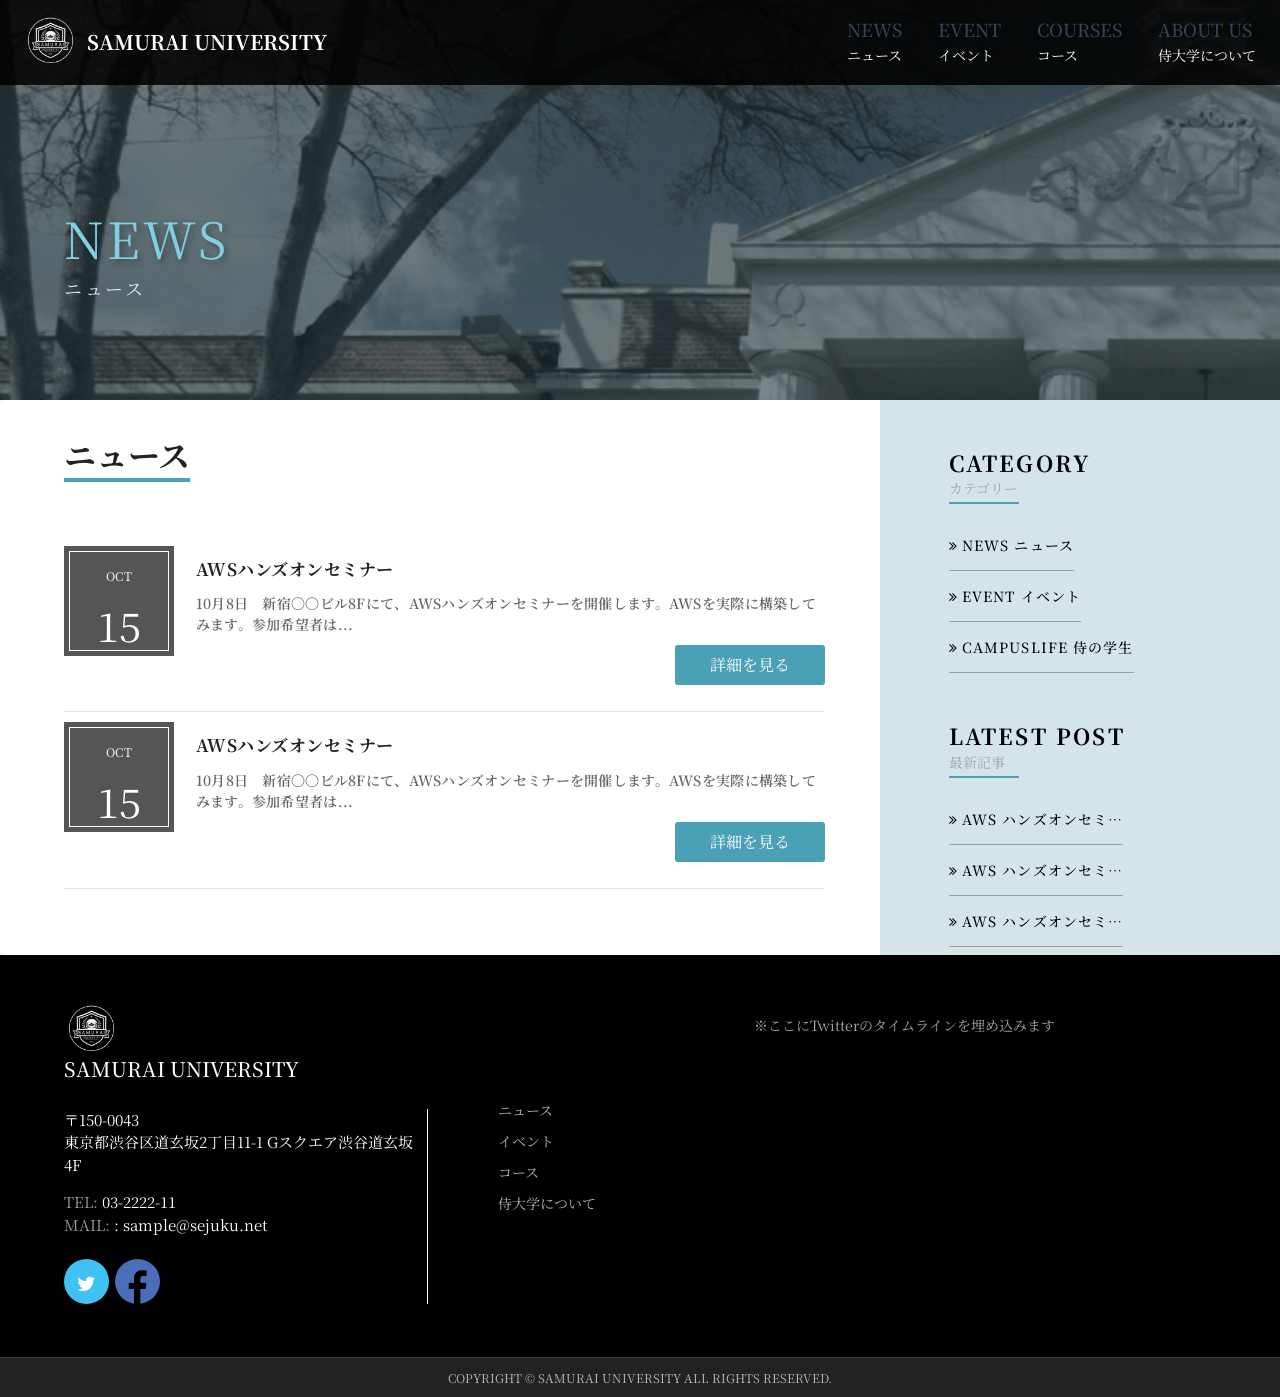
<file: samurai_university/news.html>
<!-- header.php ここから -->
<!DOCTYPE html>

<head>
  <title>samurai university</title>
  <meta charset="utf-8" />
  <meta http-equiv="X-UA-Compatible" content="IE=edge" />
  <meta name="description" content="samurai university" />
  <meta name="viewport" content="width=device-width, initial-scale=1" />
  <link rel="stylesheet" type="text/css" href="styles/bootstrap4/bootstrap.min.css" />
  <link href="plugins/font-awesome-4.7.0/css/font-awesome.min.css" rel="stylesheet" type="text/css" />
  <link rel="stylesheet" type="text/css" href="styles/main_styles.css" />
</head>

<body>
  <div class="super_container">
    <!-- ヘッダーここから -->
    <header class="header">
      <div class="header_container">
        <div class="">
          <nav class="navbar navbar-expand-lg">
            <div class="logo_container">
              <div class="logo_text">
                <a href="index.html">
                  <img src="images/logo_big.png" />
                  <span>Samurai University</span>
                </a>
              </div>
            </div>
            <button class="navbar-toggler" type="button" data-toggle="collapse" data-target="#navbarSupportedContent"
              aria-controls="navbarSupportedContent" aria-expanded="false" aria-label="Toggle navigation">
              <i class="fa fa-bars toggle-menu" aria-hidden="true"></i>
            </button>
            <div class="collapse navbar-collapse" id="navbarSupportedContent">
              <ul class="navbar-nav flex-row ml-md-auto d-md-flex main_nav">
                <li class="nav-item">
                  <a class="nav-link" href="news.html">
                    NEWS
                    <p>ニュース</p>
                  </a>
                </li>
                <li class="nav-item">
                  <a class="nav-link" href="events.html">
                    EVENT
                    <p>イベント</p>
                  </a>
                </li>
                <li class="nav-item">
                  <a class="nav-link" href="courses.html">
                    COURSES
                    <p>コース</p>
                  </a>
                </li>
                <li class="nav-item">
                  <a class="nav-link" href="about_us.html">
                    ABOUT US
                    <p>侍大学について</p>
                  </a>
                </li>
              </ul>
            </div>
          </nav>
        </div>
      </div>
    </header>
    <!-- ヘッダー ここまで -->
    <!-- header.php ここまで -->

    <!-- Home -->

    <div class="home">
      <div class="breadcrumbs_container">
        <div class="image_header">
          <div class="header_info">
            <div>news</div>
            <div>ニュース</div>
          </div>
        </div>
      </div>
    </div>

    <!-- Course -->

    <div class="course">
      <div class="row content-body">
        <!-- Course -->
        <div class="col-lg-8">
          <!-- Course Tabs -->
          <div class="course_tabs_container">
            <div class="tab_panels">
              <!-- Description -->
              <div class="tab_panel">
                <div class="tab_panel_title">ニュース</div>
                <div class="tab_panel_content">
                  <div class="tab_panel_text">
                    <!-- news loop from here-->
                    <div class="news_posts_small">
                      <div class="row">
                        <div class="col-lg-2 col-md-2 col-sx-12">
                          <div class="calendar_news_border">
                            <div class="calendar_news_border_1">
                              <div class="calendar_month">OCT</div>
                              <div class="calendar_day">
                                <span>15</span>
                              </div>
                            </div>
                          </div>
                        </div>
                        <div class="col-lg-10 col-md-10 col-sx-12">
                          <div class="news_post_small_title">
                            <a href="news_detail.html">AWSハンズオンセミナー</a>
                          </div>
                          <div class="news_post_meta">
                            <ul>
                              <li>
                                10月8日　新宿〇〇ビル8Fにて、AWSハンズオンセミナーを開催します。AWSを実際に構築してみます。参加希望者は...
                              </li>
                            </ul>
                          </div>
                          <div class="read_continue">
                            <button onclick="location.href='news_detail.html'">詳細を見る</button>
                          </div>
                        </div>
                      </div>
                      <hr />
                    </div>
                    <!-- news loop until here-->

                    <div class="news_posts_small">
                      <div class="row">
                        <div class="col-lg-2 col-md-2 col-sx-12">
                          <div class="calendar_news_border">
                            <div class="calendar_news_border_1">
                              <div class="calendar_month">OCT</div>
                              <div class="calendar_day">
                                <span>15</span>
                              </div>
                            </div>
                          </div>
                        </div>
                        <div class="col-lg-10 col-md-10 col-sx-12">
                          <div class="news_post_small_title">
                            <a href="news_detail.html">AWSハンズオンセミナー</a>
                          </div>
                          <div class="news_post_meta">
                            <ul>
                              <li>
                                10月8日　新宿〇〇ビル8Fにて、AWSハンズオンセミナーを開催します。AWSを実際に構築してみます。参加希望者は...
                              </li>
                            </ul>
                          </div>
                          <div class="read_continue">
                            <button onclick="location.href='news_detail.html'">詳細を見る</button>
                          </div>
                        </div>
                      </div>
                      <hr />
                    </div>
                  </div>
                </div>
              </div>
            </div>
          </div>
        </div>

        <!-- Course Sidebar -->
        <div class="col-lg-4" style="background-color: #2b7b8e33">
          <!-- sidebar-main に切り出す -->
          <div class="sidebar">
            <div class="category">
              <div class="section_title_container category_title">
                <h2>CATEGORY</h2>
                <div class="section_subtitle">カテゴリー</div>
              </div>
              <div class="sidebar_categories">
                <ul>
                  <li><a href="#">News ニュース</a></li>
                  <li><a href="#">Event イベント</a></li>
                  <li><a href="#">CampusLife 侍の学生</a></li>
                </ul>
              </div>
            </div>
            <div class="category">
              <div class="section_title_container category_title">
                <h2>Latest Post</h2>
                <div class="section_subtitle">最新記事</div>
              </div>
              <div class="sidebar_categories">
                <ul>
                  <li><a href="#">AWS ハンズオンセミ…</a></li>
                  <li><a href="#">AWS ハンズオンセミ…</a></li>
                  <li><a href="#">AWS ハンズオンセミ…</a></li>
                </ul>
              </div>
            </div>
          </div>
          <!-- sidebar-main ここまで -->
        </div>
      </div>
    </div>

    <!-- footer.php ここから -->
    <footer class="footer">
      <div class="row footer_row">
        <div class="col">
          <div class="footer_content">
            <div class="row">
              <div class="col-lg-4 footer_col">
                <div class="footer_section footer_about">
                  <div class="footer_logo_container">
                    <img src="images/logo_big.png" alt="" />
                    <a href="">
                      <div class="footer_logo_text">Samurai University</div>
                    </a>
                  </div>
                  <div class="footer_contact_info">
                    <div>〒150-0043</div>
                    <div>東京都渋谷区道玄坂2丁目11-1 Gスクエア渋谷道玄坂4F</div>
                    <ul>
                      <li><span>TEL: </span>03-2222-11</li>
                      <li><span>MAIL: </span>: sample@sejuku.net</li>
                    </ul>
                  </div>
                  <div class="footer_social">
                    <ul>
                      <li>
                        <a href=""><i class="fa fa-twitter" aria-hidden="true"></i></a>
                      </li>
                      <li>
                        <a href=""><i class="fa fa-facebook" aria-hidden="true"></i></a>
                      </li>
                    </ul>
                  </div>
                </div>
              </div>
              <div class="col-lg-3 footer_col">
                <div class="footer_section footer_links">
                  <div class="footer_links_container">
                    <ul>
                      <li><a href="news.html">ニュース</a></li>
                      <li><a href="events.html">イベント</a></li>
                      <li><a href="courses.html">コース</a></li>
                      <li><a href="about_us.html">侍大学について</a></li>
                    </ul>
                  </div>
                </div>
              </div>
              <div class="col-lg-5 footer_col clearfix">
                ※ここにTwitterのタイムラインを埋め込みます
              </div>
            </div>
          </div>
        </div>
      </div>
      <div class="row copyright_row">
        <div class="col">
          <div class="copyright d-flex flex-lg-row flex-column align-items-center justify-content-start">
            <div class="cr_text">
              Copyright &copy; Samurai University All Rights Reserved.
            </div>
          </div>
        </div>
      </div>
    </footer>
  </div>

  <!--jQuery-->
  <script src="js/jquery-3.2.1.min.js"></script>
  <script src="styles/bootstrap4/popper.js"></script>
  <script src="styles/bootstrap4/bootstrap.min.js"></script>
  <script type="text/javascript">
    $(".carousel").carousel();
  </script>

</body>

</html>
<!-- footer.php ここまで -->
</file>
<file: portfolio/css/ress.css>
/*!
 * ress.css • v3.0.1
 * MIT License
 * github.com/filipelinhares/ress
 */

/* # =================================================================
   # Global selectors
   # ================================================================= */

html {
  box-sizing: border-box;
  word-break: normal;
  -moz-tab-size: 4;
  tab-size: 4;

  -webkit-text-size-adjust: 100%; /* Prevent adjustments of font size after orientation changes in iOS */
}

*,
::before,
::after {
  box-sizing: inherit;
  background-repeat: no-repeat; /* Set `background-repeat: no-repeat` to all elements and pseudo elements */
}

::before,
::after {
  vertical-align: inherit;
  text-decoration: inherit; /* Inherit text-decoration and vertical align to ::before and ::after pseudo elements */
}

* {
  margin: 0;
  padding: 0; /* Reset `padding` and `margin` of all elements */
}

/* # =================================================================
   # General elements
   # ================================================================= */

hr {
  overflow: visible; /* Show the overflow in Edge and IE */
  height: 0; /* Add the correct box sizing in Firefox */
}

details,
main {
  display: block; /* Render the `main` element consistently in IE. */
}

summary {
  display: list-item; /* Add the correct display in all browsers */
}

small {
  font-size: 80%; /* Set font-size to 80% in `small` elements */
}

[hidden] {
  display: none; /* Add the correct display in IE */
}

abbr[title] {
  /* Add the correct text decoration in Chrome, Edge, IE, Opera, and Safari */
  text-decoration: underline;
  text-decoration: underline dotted;
  border-bottom: none; /* Remove the bottom border in Chrome 57 */
}

a {
  background-color: transparent; /* Remove the gray background on active links in IE 10 */
}

a:active,
a:hover {
  outline-width: 0; /* Remove the outline when hovering in all browsers */
}

code,
kbd,
pre,
samp {
  font-family: monospace, monospace; /* Specify the font family of code elements */
}

pre {
  font-size: 1em; /* Correct the odd `em` font sizing in all browsers */
}

b,
strong {
  font-weight: bolder; /* Add the correct font weight in Chrome, Edge, and Safari */
}

/* https://gist.github.com/unruthless/413930 */
sub,
sup {
  position: relative;
  font-size: 75%;
  line-height: 0;
  vertical-align: baseline;
}

sub {
  bottom: -.25em;
}

sup {
  top: -.5em;
}

/* # =================================================================
   # Forms
   # ================================================================= */

input {
  border-radius: 0;
}

/* Replace pointer cursor in disabled elements */
[disabled] {
  cursor: default;
}

[type="number"]::-webkit-container-spin-button,
[type="number"]::-webkit-outer-spin-button {
  height: auto; /* Correct the cursor style of increment and decrement buttons in Chrome */
}

[type="search"] {
  outline-offset: -2px; /* Correct the outline style in Safari */

  -webkit-appearance: textfield; /* Correct the odd appearance in Chrome and Safari */
}

[type="search"]::-webkit-search-decoration {
  -webkit-appearance: none; /* Remove the container padding in Chrome and Safari on macOS */
}

textarea {
  overflow: auto; /* Internet Explorer 11+ */
  resize: vertical; /* Specify textarea resizability */
}

button,
input,
optgroup,
select,
textarea {
  font: inherit; /* Specify font inheritance of form elements */
}

optgroup {
  font-weight: bold; /* Restore the font weight unset by the previous rule */
}

button {
  overflow: visible; /* Address `overflow` set to `hidden` in IE 8/9/10/11 */
}

button,
select {
  text-transform: none; /* Firefox 40+, Internet Explorer 11- */
}

/* Apply cursor pointer to button elements */
button,
[type="button"],
[type="reset"],
[type="submit"],
[role="button"] {
  cursor: pointer;
  color: inherit;
}

/* Remove container padding and border in Firefox 4+ */
button::-moz-focus-container,
[type="button"]::-moz-focus-container,
[type="reset"]::-moz-focus-container,
[type="submit"]::-moz-focus-container {
  padding: 0;
  border-style: none;
}

/* Replace focus style removed in the border reset above */
button:-moz-focusring,
[type="button"]::-moz-focus-container,
[type="reset"]::-moz-focus-container,
[type="submit"]::-moz-focus-container {
  outline: 1px dotted ButtonText;
}

button,
html [type="button"],
/* Prevent a WebKit bug where (2) destroys native `audio` and `video`controls in Android 4 */
[type="reset"],
[type="submit"] {
  -webkit-appearance: button; /* Correct the inability to style clickable types in iOS */
}

/* Remove the default button styling in all browsers */
button,
input,
select,
textarea {
  border-style: none;
  background-color: transparent;
}

/* Style select like a standard input */
select {
  -webkit-appearance: none; /* Chrome 41+ */
  -moz-appearance: none; /* Firefox 36+ */
}

select::-ms-expand {
  display: none; /* Internet Explorer 11+ */
}

select::-ms-value {
  color: currentColor; /* Internet Explorer 11+ */
}

legend {
  display: table; /* Correct the text wrapping in Edge and IE */
  max-width: 100%; /* Correct the text wrapping in Edge and IE */
  max-width: 100%; /* Correct the text wrapping in Edge 18- and IE */
  white-space: normal; /* Correct the text wrapping in Edge and IE */
  color: inherit; /* Correct the color inheritance from `fieldset` elements in IE */
  border: 0; /* Correct `color` not being inherited in IE 8/9/10/11 */
}

::-webkit-file-upload-button {
  font: inherit; /* Change font properties to `inherit` in Chrome and Safari */
  color: inherit;
  /* Correct the inability to style clickable types in iOS and Safari */

  -webkit-appearance: button;
}

/* # =================================================================
   # Specify media element style
   # ================================================================= */

img {
  border-style: none; /* Remove border when inside `a` element in IE 8/9/10 */
}

/* Add the correct vertical alignment in Chrome, Firefox, and Opera */
progress {
  vertical-align: baseline;
}

/* # =================================================================
   # Accessibility
   # ================================================================= */

/* Hide content from screens but not screenreaders */
@media screen {
  [hidden~="screen"] {
    display: inherit;
  }
  [hidden~="screen"]:not(:active):not(:focus):not(:target) {
    position: absolute !important;
    clip: rect(0 0 0 0) !important;
  }
}

/* Specify the progress cursor of updating elements */
[aria-busy="true"] {
  cursor: progress;
}

/* Specify the pointer cursor of trigger elements */
[aria-controls] {
  cursor: pointer;
}

/* Specify the unstyled cursor of disabled, not-editable, or otherwise inoperable elements */
[aria-disabled] {
  cursor: default;
}
</file>
<file: portfolio/css/style.css>
body {
  /* font-family: "Montserrat","Helvetica Neue",Arial,"Hiragino Kaku Gothic ProN","Hiragino Sans",Meiryo,"League Spartan",sans-serif; */
  font-family: "League Spartan","Hiragino Kaku Gothic ProN",sans-serif;

  font-size: 15px;
  letter-spacing: .05em;
  color: #592f2c;
  background-color: #EFDEBC;
}

a {
  transition: opacity .3s;
  text-decoration: none;
  color: #B33E34;
}

img {
  max-width: 100%;
  height: auto;
  vertical-align: bottom;
  border-style: none;
}



.pc-only {
  display: block;
}

.sp-only {
  display: none;
}



/*--------------------------------
 レイアウト
---------------------------------*/
.wrapper {
  padding-top: 100px;
}

.section {
  padding: 90px 0;
}

/* .section:nth-of-type(odd) {
  background-color: #EFDEBC;
} */

.container {
  max-width: 1340px;
  margin: 0 auto;
  padding: 0 40px;
}

/*--------------------------------
 見出し
---------------------------------*/
.title {
  font-size: 34px;
  font-weight: bold;
  line-height: 1;
  margin-bottom: 40px;
  text-align: center;
  letter-spacing: .05em;
  color: #EFDEBC;
}

.lead {
  font-size: 16px;
  line-height: 1.8;
  margin-bottom: 30px;
}

/*--------------------------------
ヘッダー
---------------------------------*/
.header {
  position: fixed;
  top: 10px;
  z-index: 100;
  width: 80%;
  max-width: 1340px;
  background-color: #EFDEBC;
  border-radius: 100px;
  /* box-shadow: 0 5px 10px -6px rgba(0,0,0,.1); */
  left: 50%;
  transform: translateX(-50%);
}

.header .container {
  display: flex;
  align-items: center;
  justify-content: space-between;
  padding: 20px 40px;
  margin: 0 auto;
}

.header-logo {
  font-size: 20px;
  font-weight: bold;
  line-height: 2;
  align-items: center;
  margin-right: 20px;
  letter-spacing: .05em;
}

.header-logo img {
  height: 40px;
  margin-right: 8px;
}

.header-logo a,.gnav-item a{
  color: #B33E34;
}

.gnav-list {
  display: flex;
  justify-content: space-between;
  list-style: none;
}

.gnav-item:not(:last-child) {
  margin-right: 20px;
}

.gnav-item a {
  position: relative;
  font-size: 13px;
  font-weight: bold;
  display: inline-block;
  padding: 5px 0;
  transition: .3s;
  letter-spacing: .05em;
}
.gnav-item a:after {
  position: absolute;
  bottom: 0;
  left: 50%;
  width: 0;
  height: 3px;
  content: "";
  transition: .3s;
  -webkit-transform: translateX(-50%);
  transform: translateX(-50%);
  background-color: #424b39;
}

.gnav-item a:hover:after {
  width: 100%;
}

.gnav-item a:hover {
  color: #424b39;
}



/*なみなみ*/
/*========= レイアウトのためのCSS ===============*/

/* #wrapper p{
  text-align:center;
} */

/*========= waveを描画するエリア設定 ===============*/


.wave{
  position: relative;
}

.wave:nth-child(1){
  background:#fff;  
}

.wave:nth-child(2){
  background:#eee;  
}

.wave:nth-child(3){
  background:#43c0e4; 
}

.wave canvas{
  position: absolute;
  bottom: 0;
  left:0;
  width: 100%;
}
/*ここまでなみなみ*/




/*--------------------------------
 メインビジュアル
---------------------------------*/
.mv {
  display: flex;
  align-items: center;
  justify-content: center;
  height: auto;
  text-align: center;
  background-color: #EFDEBC;
  height: 90vh;
  position: relative;
}

.mv-container {
  position: relative;
  padding: 0 20px;
}

.mv-container img {
  width: 100%;
  margin-bottom: 50px;
  padding-bottom: 0px;/*波の位置調整用*/
}

/*--------------------------------
 Works
---------------------------------*/
#works {
  background-color: #B33E34;
  padding:90px 0;
  position: relative;
}

.works-list {
  display: flex;
  flex-wrap: wrap;
  justify-content: center;
  gap: 30px;
}

.works-box {
  padding: 15px;
  background-color: #e1e1e1;
  box-shadow: 10px 10px 5px rgba(51, 51, 51, .2);
  border-radius: 3px;
  width: 30%;
}

.works-item {
  color: #333;
}

.works-item:hover {
  opacity: .9;
}

/* .works-item:nth-of-type(3n) {
  margin-right: 0;
} */

.works-img {
  display: flex;
  justify-content: center;
  margin: 0 auto;
}

.works-img img {
  border: 1px solid #e6e6e6;
}

.works-name {
  font-size: 14px;
  font-weight: bold;
  margin-top: 8px;
}

.works-info {
  font-size: 10px;
  margin-top: 5px;
}

.works-box:hover {
  background-color: #EFDEBC;
}


/*--------------------------------
 wave1
---------------------------------*/
.wave1 {
  background-color: #B33E34;
}


/*--------------------------------
 Skill
---------------------------------*/
#skill {
  background-color: #88443e;
}

.skill .title {
  z-index: 20;
}

.skill-list {
  display: flex;
  flex-wrap: wrap;
  justify-content: center;
  /* margin-bottom: -50px; */
  gap: 30px;
}

.skill-item {
  display: flex;
  align-items: center;
  width: 47%;
  /* margin: 15px 15px 30px; */
  /* background-color: #EFDEBC; */
  padding: 20px;
  position: relative;
  border: 1px solid #EFDEBC;
  border-radius: 3px;
}

.skill-img {
  margin-right: 20px;
  z-index: 5;

  background-color: #fff;
  border-radius: 3px;
  /* height: 65px; */
  width: 70px;
  padding: 13px;
  box-shadow: 10px 10px 5px rgba(51, 51, 51, .2);
}

.skill-body {
  flex: 1;
}

.skill-name {
  margin-bottom: 10px;
}

.skill-text {
  font-size: 14px;
  line-height: 1.8;
}

.skill-name,.skill-text {
  color: #fff;
}


/*--------------------------------
 wave2
---------------------------------*/
.wave2 {
  z-index: 15;
  background-color: #EFDEBC;
}


/*--------------------------------
 About
---------------------------------*/
#about {
  background-color: #EFDEBC;
}

.about .title {
  color: #B33E34;
}
.contact-sns {
  display: flex;
  justify-content: space-between;
  margin-bottom: 10px;
}

.profile {
  display: flex;
  flex-wrap: wrap;
  max-width: 800px;
  margin: 0 auto;
}
.profile-img {
  width: 20%;
  margin-right: 30px;
  border-radius: 50%;
}

.profile-img img {
  border-radius: 50%;
}

.profile-body {
  flex: 1;
  color: #88443e;
}

.profile-body p {
  line-height: 1.8;
}

.profile-body p:first-child {
  font-size: 1.6rem;
  font-weight: bold;
  line-height: 1.8;
}

.profile-body p:nth-child(2) {
  font-size: 1.2rem;
}

.profile-body p:last-child {
  font-size: 1rem;
}

.contact-list {
  display: flex;
  justify-content: flex-end;
  margin-bottom: 20px;
}

.contact-text {
  margin-top: 10px;
}

.sns-icon {
  width: 30px;
}

.sns-box {
  padding: 15px;
  margin-left: 10px;
  background-color: #B33E34;
  border-radius: 100px;
  height: 60px;
  width: 60px;
}


/*--------------------------------
 Contact
---------------------------------*/
#contact {
  background-color: #eee;
}

.contact, .contact-mail {
  text-align: center;
}

#contact h2, .contact-mail {
  color: #B33E34;
}

.contact-item:not(:last-child) {
  margin-right: 10px;
}

form {
  margin: 0 auto;
  width: 100%;
}

.contact-label {
  font-weight: bold;
}

.contact-span {
  margin-left: 15px;
  font-weight: bold;
  color: #B33E34;
}

/*お問い合わせフォームのスタイル*/
input[type="text"],
input[type="email"],
textarea {
	width: 50%;
	outline: none;
	padding: 0.5em 1em;
	background: #fff;
	border-radius: 3px;
}

textarea{
	height: 200px;
}

input[type="text"]:focus,
input[type="email"]:focus,
textarea:focus {
	background: #fffcf6;/*フォーカスしたときの背景色*/
}

/*送信ボタンのスタイル*/
.btn input ,.home-link a{
	padding: 1em 3em;
	color: #fff;
	cursor: pointer;
	background: #424b39;
	border-radius: 40px;
  box-shadow: 0px 5px 5px rgba(51, 51, 51, .3);
}

.btn input:hover ,.home-link a:hover{
	opacity: 0.8; /*ボタンのロールオーバー*/
  background-color: #B33E34;
}

/* ボタンクリック時 */
.btn input:active ,.home-link a:active{
  box-shadow: none;
  position: relative;
  top: 5px;
  opacity: 1;
  transition: .3s;
}

.form-text , .form-textarea {
  border: #B33E34 1px solid;
  margin-bottom: 20px;
}
/*ここまでお問い合わせフォームのスタイル*/


/*--------------------------------
 ページトップ
---------------------------------*/
.page-top {
  font-weight: bold;
  padding: 10px;
  cursor: pointer;
  text-align: center;
  background-color: #B33E34;
}

.page-top .material-icons-outlined {
  vertical-align: bottom;
  color: #fff;
}

/*--------------------------------
 フッター
---------------------------------*/
.footer {
  padding: 30px;
  background-color: #B33E34;
}

.copyright {
  font-size: 10px;
  text-align: center;
  color: #EFDEBC;
}

/*--------------------------------
 下層：Worksページ
---------------------------------*/
.header2 {
  box-shadow: 3px 3px 10px rgba(76, 63, 63, 0.2);
}

.article {
  padding: 120px 0 80px 0;
}

.article-container {
  max-width: 1040px;
  margin: 0 auto;
  padding: 0 20px;
  position: relative;
}

.article-title::before {
  position: absolute;
  top: 0;
  left: 0;
  width: 4px;
  height: 100%;
  content: "";
  border-radius: 3px;
  background-color: #B33E34;
}

.article-title {
  /* margin-bottom: 30px; */
  text-align: center;
  margin: 0 auto;
  padding-left: 15px;
}

.article-title-box {
  position: absolute;
  top: -90px;
  left: 50%;
  transform: translateX(-50%);
}


.article-body {
  max-width: 720px;
  margin: 0 auto;
  margin-bottom: 80px;
}

.article-body h3 {
  position: relative;
  font-size: 18px;
  margin-bottom: 5px;
  padding-left: 1em;
}

.article-body img {
  width: 100%;
  height: auto;
}

.article-body h3:not(:first-child) {
  margin-top: 50px;
}

.article-body h3::before {
  position: absolute;
  top: 0;
  left: 0;
  width: 4px;
  height: 100%;
  content: "";
  border-radius: 3px;
  background-color: #B33E34;
}

.article-body p {
  font-size: 15px;
  line-height: 1.8;
  margin-bottom: 30px;
}

.home-link {
  text-align: center;
}

/* ----contact-mail---- */
.contact-mail {
  background-color: #EFDEBC;
}

.contact-mail h2 {
  color: #B33E34;
}

.mail-icon {
  width: 100px;
  margin: 0 auto 40px auto;
}

/*media Queries 767
----------------------------------------------------*/
@media screen and (max-width: 767px) {
  body {
    font-size: 14px;
  }

  .pc-only {
    display: none;
  }

  .sp-only {
    display: block;
  }

  /* 見出し */
  .title {
    font-size: 26px;
    margin-bottom: 20px;
  }

  .lead {
    font-size: 14px;
    line-height: 1.7;
    margin-bottom: 20px;
  }

  /* レイアウト */
  .wrapper {
    padding-top: 57px;
  }

  .section {
    padding: 60px 0;
  }

  .container {
    padding: 0 40px;
  }

  /* ヘッダー */
  .header .container {
    padding: 10px 20px;
  }

  .header-logo {
    font-size: 15px;
    margin-right: 15px;
    line-height: 3;
    align-items: center;
  }

  .header-logo img {
    margin-bottom: 3px;
  }

  .gnav-item:not(:last-child) {
    margin-right: 10px;
  }

  .gnav-item a {
    font-size: 10px;
  }

  .gnav-item a:after {
    display: none;
  }

  /*  メインビジュアル */
  .mv {
    height: 40vh;
  }

  .mv-container {
    padding: 0 20px;
  }

  .mv-title {
    font-size: 30px;
  }
  .mv-subtitle {
    font-size: 16px;
    margin-bottom: 20px;
  }

  .mv-text {
    top: 75%;
    font-size: 14px;
    line-height: 1.7;
  }

  /* Works */
  .works-name {
    font-size: 12px;
  }

  .works-info {
    margin-top: 3px;
  }

  .works-list {
    /* justify-content: space-between; */
    gap: 20px;
  }

  .works-item {
    flex: 0 0 48%;
    margin-right: 0;
    margin-bottom: 30px;
  }

  .works-box {
    width: 47%;
  }

  /* Skill */
  .skill-list {
    display: flex;
    margin-bottom: 35px;
    gap: 20px;
  }

  .skill-item {
    width: 47%;
    flex-wrap: wrap;
  }

  .skill-item:last-child {
    margin-bottom: 0;
  }

  .skill-name {
    margin-bottom: 5px;
  }

  .skill-text {
    font-size: 13px;
    line-height: 1.7;
  }

  /* About */
  .profile {
    display: block;
  }
  .profile-img {
    width: 150px;
    margin: 0 auto;
    margin-bottom: 25px;
  }

  .profile-body p {
    font-size: 14px;
    /* line-height: 1.7; */
  }

  .profile-body p:not(:last-child) {
    margin-bottom: 20px;
  }

  /* contact */
  input[type="text"],
  input[type="email"],
  textarea {
    width: 75%;
    outline: none;
    padding: 0.5em 1em;
    background: #fff;
    border-radius: 3px;
  }
  

  /* フッター */
  .footer {
    padding: 20px;
  }

  /* 下層ページ */
  .article {
    padding: 100px 0 50px 0;
  }

  .article-container {
    position: relative;
  }

  .article-title::before {
    position: absolute;
    top: 0;
    left: 0;
    width: 4px;
    height: 100%;
    content: "";
    border-radius: 3px;
    background-color: #B33E34;
  }
  
  .article-title {
    /* margin-bottom: 30px; */
    text-align: center;
    margin: 0 auto;
    padding-left: 15px;
  }
  
  .article-title-box {
    position: absolute;
    top: -60px;
    left: 50%;
    transform: translateX(-50%);
  }

  .article-body h3 {
    font-size: 16px;
    padding-left: .8em;
  }

  .article-body h3:not(:first-child) {
    margin-top: 30px;
  }

  .article-body p {
    font-size: 14px;
    line-height: 1.7;
    margin-bottom: 20px;
  }


}
/*--------------------------------
これ以下全て追記
---------------------------------*/
/*追記*/
@media screen and (max-width: 500px){
  .container {
    padding: 0 20px;
}
  .works-list {
   display: block;
  }
  .works-box{
    margin-top: 40px;
  }
  .works-item {
    margin: 0;
  }

  .works-box {
    width: 100%;
  }

}

/*追記*/
.drawer-toggle {
  display: none;
}

@media screen and (max-width: 767px) {
  .header {
    width: 100%;

  }
  .header.is-active  {
    width: 100%;
    top: 0;
  }
  .header .container {
    display: block;
  }
  .header.is-active .container {
    padding: 0;
  }
  .gnav{
    transform: translateX(-150%);
    transition: all 0.6s ease 0s;
  }
  .gnav.is-active{
    display: block;
    background: #EFDEBC;
    width: 100%;
    height:100vh;
    transform: translateX(0);
    position: fixed;
    top: 0;

  }
   .gnav-list{
    display: none;
  }
  .gnav.is-active .gnav-list{
    display: block;
    text-align: center;
    padding-top: 50px;
  }
  .gnav.is-active .gnav-item{
    margin-top: 40px;
  }
  .gnav.is-active .gnav-item a{
    display: block;
    font-size: 16px;
  }
  .drawer-toggle {
    display: block;
    position: fixed;
    z-index: 150;
    transition: all 0.6s ease 0s;
    width: 30px;
    height: 37px;
    top: 30px;
    right: 30px;
  }
  .drawer-toggle.is-active .drawer-toggle-icon1 {
    transform: rotate(-45deg);
    top: 8px;
  }
  .drawer-toggle.is-active .drawer-toggle-icon2 {
    display: none;
  }
  .drawer-toggle.is-active .drawer-toggle-icon3 {
    transform: rotate(45deg);
    top: 8px;
  }
  .drawer-toggle.is-active::after {
    display: none;
  }
  .drawer-toggle-icons {
    width: 30px;
    position: relative;
  }

  .drawer-toggle-icon1, .drawer-toggle-icon2, .drawer-toggle-icon3 {
    height: 2px;
    position: absolute;
    width: 100%;
    background: #B33E34;
    transition: all 0.6s ease 0s;
    border-radius: 50px;
  }
  .drawer-toggle-icon1 {
    top: 0;
  }
  .drawer-toggle-icon2 {
    top: 8px;
  }
  .drawer-toggle-icon3 {
    top: 16px;
  }
}
</file>
<file: samurai_university/styles/main_styles.css>
@charset "utf-8";
/* CSS Document */

/******************************

[Table of Contents]

1. Fonts
2. Body and some general stuff
3. Header
	3.1 Top Bar
	3.2 Header Content
	3.3 Logo
	3.4 Main Nav
	3.5 Hamburger
4. Menu
5. Section
6. Home
7. Features
8. Courses
9. Counter
10. Events
11. Team
12. News
13. Newsletter
14. Footer



******************************/

/***********
1. Fonts
***********/

@import url("https://fonts.googleapis.com/css?family=Noto+Serif+JP:400,700&display=swap&subset=japanese");
@import url("https://fonts.googleapis.com/css?family=Roboto&display=swap");
/*********************************
2. Body and some general stuff
*********************************/

/* 等線体
font-family: 'Roboto', sans-serif; */

* {
  margin: 0;
  padding: 0;
  -webkit-font-smoothing: antialiased;
  -webkit-text-shadow: rgba(0, 0, 0, 0.01) 0 0 1px;
  text-shadow: rgba(0, 0, 0, 0.01) 0 0 1px;
}

body {
  font-family: "Noto Serif JP", serif;
  font-size: 14px;
  font-weight: 400;
  background: #ffffff;
  color: #a5a5a5;
}

div {
  display: block;
  position: relative;
  -webkit-box-sizing: border-box;
  -moz-box-sizing: border-box;
  box-sizing: border-box;
}

ul {
  list-style: none;
  margin-bottom: 0px;
}

p {
  font-family: "Noto Serif JP", serif;
  font-size: 14px;
  line-height: 1.85;
  font-weight: 400;
  color: #76777a;
  -webkit-font-smoothing: antialiased;
  -webkit-text-shadow: rgba(0, 0, 0, 0.01) 0 0 1px;
  text-shadow: rgba(0, 0, 0, 0.01) 0 0 1px;
}

p a {
  display: inline;
  position: relative;
  color: inherit;
  border-bottom: solid 1px #ffa07f;
  -webkit-transition: all 200ms ease;
  -moz-transition: all 200ms ease;
  -ms-transition: all 200ms ease;
  -o-transition: all 200ms ease;
  transition: all 200ms ease;
}

p:last-of-type {
  margin-bottom: 0;
}

a,
a:hover,
a:visited,
a:active,
a:link {
  text-decoration: none;
  -webkit-font-smoothing: antialiased;
  -webkit-text-shadow: rgba(0, 0, 0, 0.01) 0 0 1px;
  text-shadow: rgba(0, 0, 0, 0.01) 0 0 1px;
}

p a:active {
  position: relative;
  color: #ff6347;
}

p a:hover {
  color: #ffffff;
  background: #ffa07f;
}

p a:hover::after {
  opacity: 0.2;
}

::selection {
}

p::selection {
}

h1 {
  font-size: 48px;
}

h2 {
  font-size: 36px;
}

h3 {
  font-size: 24px;
}

h4 {
  font-size: 18px;
}

h5 {
  font-size: 14px;
}

h1,
h2,
h3,
h4,
h5,
h6 {
  font-family: "Noto Serif JP", serif;
  font-weight: 700;
  -webkit-font-smoothing: antialiased;
  -webkit-text-shadow: rgba(0, 0, 0, 0.01) 0 0 1px;
  text-shadow: rgba(0, 0, 0, 0.01) 0 0 1px;
  color: #384158;
  margin-bottom: 0;
}

h1::selection,
h2::selection,
h3::selection,
h4::selection,
h5::selection,
h6::selection {
}

.form-control {
  color: #db5246;
}

section {
  display: block;
  position: relative;
  box-sizing: border-box;
}

.clear {
  clear: both;
}

.clearfix::before,
.clearfix::after {
  content: "";
  display: table;
}

.clearfix::after {
  clear: both;
}

.clearfix {
  zoom: 1;
}

.float_left {
  float: left;
}

.float_right {
  float: right;
}

.trans_200 {
  -webkit-transition: all 200ms ease;
  -moz-transition: all 200ms ease;
  -ms-transition: all 200ms ease;
  -o-transition: all 200ms ease;
  transition: all 200ms ease;
}

.trans_300 {
  -webkit-transition: all 300ms ease;
  -moz-transition: all 300ms ease;
  -ms-transition: all 300ms ease;
  -o-transition: all 300ms ease;
  transition: all 300ms ease;
}

.trans_400 {
  -webkit-transition: all 400ms ease;
  -moz-transition: all 400ms ease;
  -ms-transition: all 400ms ease;
  -o-transition: all 400ms ease;
  transition: all 400ms ease;
}

.trans_500 {
  -webkit-transition: all 500ms ease;
  -moz-transition: all 500ms ease;
  -ms-transition: all 500ms ease;
  -o-transition: all 500ms ease;
  transition: all 500ms ease;
}

.fill_height {
  height: 100%;
}

.super_container {
  width: 100%;
  overflow: hidden;
}

.prlx_parent {
  overflow: hidden;
}

.prlx {
  height: 130% !important;
}

.parallax-window {
  min-height: 400px;
  background: transparent;
}

.nopadding {
  padding: 0px !important;
}

/*********************************
3. Header
*********************************/

.image_header {
  background-image: url("../images/top_back.png");
  display: block;
  position: relative;
  object-fit: cover;
  height: 400px;
  width: 100%;
}

.image_header::after {
  content: "";
  background: rgba(43, 123, 142, 0.15);
  position: absolute;
  top: 0;
  left: 0;
  right: 0;
  bottom: 0;
  z-index: 1;
}

.header_info {
  position: absolute;
  top: 50%;
  padding-left: 5%;
}

.header_info div:first-child {
  text-align: left;
  font-size: 50px;
  letter-spacing: 3.45px;
  color: rgba(146, 222, 241, 1);
  text-shadow: 3px 3px 6px rgba(0, 0, 0, 0.39);
  text-transform: uppercase;
  opacity: 1;
}

.header_info div:nth-child(2) {
  text-align: left;
  font-size: 18px;
  letter-spacing: 2.7px;
  color: rgba(255, 255, 255, 1);
  opacity: 1;
}

.title {
  text-align: left;
  font-size: 32px;
  letter-spacing: 0;
  color: #000000dd;
  text-transform: uppercase;
  opacity: 1;
  border-bottom: 4px solid #4aa0b5;
  width: fit-content;
}

.header {
  position: fixed;
  top: 0;
  left: 0;
  width: 100%;
  z-index: 100;
  box-shadow: 0px 5px 20px rgba(0, 0, 0, 0.05);
  -webkit-transition: all 200ms ease;
  -moz-transition: all 200ms ease;
  -ms-transition: all 200ms ease;
  -o-transition: all 200ms ease;
  transition: all 200ms ease;
}

.header.scrolled {
  top: -40px;
}

/*********************************
3.1 Top Bar
*********************************/

.top_bar {
  width: 100%;
  background: #14bdee;
}

.header.scrolled .top_bar {
}

.top_bar_container {
  width: 100%;
  height: 100%;
}

.top_bar_content {
  width: 100%;
  height: 40px;
}

.top_bar_contact_list li {
  display: inline-block;
}

.question {
  font-family: "Noto Serif JP", serif;
  font-size: 14px;
  color: #ffffff;
  margin-left: 0px;
}

.top_bar_contact_list li i,
.top_bar_contact_list li > div {
  display: inline-block;
  font-size: 14px;
  color: #ffffff;
}

.top_bar_contact_list li > div {
  margin-left: 1px;
}

.top_bar_contact_list li:not(:last-child) {
  margin-right: 21px;
}

.top_bar_login {
  height: 100%;
}

.login_button {
  width: 160px;
  height: 100%;
  background: #f3f3f3;
  text-align: center;
}

.login_button a {
  display: block;
  font-size: 14px;
  font-weight: 500;
  line-height: 40px;
  color: #384158;
}

/*********************************
3.2 Header Content
*********************************/

.header_container {
  width: 100%;
  background: #000000de;
}

.header_content {
  height: 90px;
  -webkit-transition: all 200ms ease;
  -moz-transition: all 200ms ease;
  -ms-transition: all 200ms ease;
  -o-transition: all 200ms ease;
  transition: all 200ms ease;
}

.header.scrolled .header_content {
  height: 80px;
}

/*********************************
3.3 Logo
*********************************/

.logo,
.logo_text {
  display: inline-block;
}

.logo {
  width: 60px;
  height: 60px;
  -webkit-transition: all 200ms ease;
  -moz-transition: all 200ms ease;
  -ms-transition: all 200ms ease;
  -o-transition: all 200ms ease;
  transition: all 200ms ease;
}

.logo img {
  max-width: 100%;
}

.logo_text {
  font-family: "Noto Serif JP", serif;
  margin-bottom: 4px;
  font-size: 36px;
  font-weight: 700;
  line-height: 0.75;
  color: #384158;
  vertical-align: middle;
  margin-left: 7px;
  -webkit-transition: all 200ms ease;
  -moz-transition: all 200ms ease;
  -ms-transition: all 200ms ease;
  -o-transition: all 200ms ease;
  transition: all 200ms ease;
}

.logo_text span {
  color: #ffffff;
  font-size: 20px;
  text-transform: uppercase;
}

.header.scrolled .logo {
  width: 40px;
  height: 40px;
}

.header.scrolled .logo_text {
  font-size: 24px;
}

/*********************************
3.4 Main Nav
*********************************/

.sub-menu {
  padding: 0px;
  border-radius: 0px;
  left: -43px;
}

.sub-menu p {
  text-align: left;
  font-size: 15px;
  letter-spacing: 1.2px;
  color: #000000dd !important;
  opacity: 1;
}

.txt-search {
  background: #ffffff 0% 0% no-repeat padding-box;
  border: 1px solid #0000004d;
  border-radius: 3px 0px 0px 3px;
  opacity: 1;
  width: 171px;
  height: 44px;
}

.btn-search {
  background: #b39a6b 0% 0% no-repeat padding-box;
  border-radius: 0px 3px 3px 0px;
  opacity: 1;
  width: 44px;
  height: 44px;
}

.main_nav,
.search_button,
.shopping_cart {
  display: inline-block;
}

.main_nav li {
  display: inline-block;
  position: relative;
}

.main_nav li:not(:last-child) {
  margin-right: 20px;
}

.dropdown-toggle::after {
  content: none;
}

.main_nav li a {
  font-size: 18px;
  font-weight: 500;
  color: #384158;
  -webkit-transition: all 200ms ease;
  -moz-transition: all 200ms ease;
  -ms-transition: all 200ms ease;
  -o-transition: all 200ms ease;
  transition: all 200ms ease;
}

.main_nav li a:hover,
.main_nav li.active a {
  color: #ffffff;
}

.dropdown-item:hover {
  color: #000000dd !important;
}

.main_nav li a > p {
  color: #ffffff;
}

/***slide***/

.title-slide p {
  color: #92def1;
  font-size: 50px;
  text-transform: uppercase;
  letter-spacing: 3.45px;
  text-shadow: 3px 3px 6px #00000063;
}

.content-slide p {
  font-family: "Roboto", sans-serif;
  color: #ffffff;
  font-size: 16px;
  letter-spacing: 2.4px;
  text-align: center;
  position: absolute;
  left: 18%;
  right: 18%;
}

.carousel-caption {
  position: absolute;
  top: 10%;
}

/*********************************
3.5 Hamburger
*********************************

/*********************************
4. Menu
*********************************/

.menu {
  position: fixed;
  top: 0;
  right: -400px;
  width: 400px;
  height: 100vh;
  background: #ffffff;
  z-index: 101;
  padding-right: 60px;
  padding-top: 87px;
  padding-left: 50px;
}

.menu .logo a {
  color: #000000;
}

.menu.active {
  right: 0;
}

.menu_close_container {
  position: absolute;
  top: 30px;
  right: 60px;
  width: 18px;
  height: 18px;
  transform-origin: center center;
  -webkit-transform: rotate(45deg);
  -moz-transform: rotate(45deg);
  -ms-transform: rotate(45deg);
  -o-transform: rotate(45deg);
  transform: rotate(45deg);
  cursor: pointer;
}

.menu_close {
  width: 100%;
  height: 100%;
  transform-style: preserve-3D;
}

.menu_close div {
  width: 100%;
  height: 2px;
  background: #232323;
  top: 8px;
  -webkit-transition: all 200ms ease;
  -moz-transition: all 200ms ease;
  -ms-transition: all 200ms ease;
  -o-transition: all 200ms ease;
  transition: all 200ms ease;
}

.menu_close div:last-of-type {
  -webkit-transform: rotate(90deg) translateX(-2px);
  -moz-transform: rotate(90deg) translateX(-2px);
  -ms-transform: rotate(90deg) translateX(-2px);
  -o-transform: rotate(90deg) translateX(-2px);
  transform: rotate(90deg) translateX(-2px);
  transform-origin: center;
}

.menu_close:hover div {
  background: #937c6f;
}

.menu .logo {
  margin-bottom: 60px;
}

.menu_nav ul li {
  margin-bottom: 9px;
}

.menu_nav ul li a {
  font-family: "Noto Serif JP", serif;
  font-size: 14px;
  text-transform: uppercase;
  color: rgba(0, 0, 0, 1);
  font-weight: 700;
  letter-spacing: 0.1em;
  -webkit-transition: all 200ms ease;
  -moz-transition: all 200ms ease;
  -ms-transition: all 200ms ease;
  -o-transition: all 200ms ease;
  transition: all 200ms ease;
}

.menu_nav ul li a:hover {
  color: #14bdee;
}

.menu .search {
  width: 100%;
  margin-bottom: 67px;
}

.search {
  display: inline-block;
  width: 400px;
  -webkit-transform: translateY(2px);
  -moz-transform: translateY(2px);
  -ms-transform: translateY(2px);
  -o-transform: translateY(2px);
  transform: translateY(2px);
}

.menu .header_search_form {
  width: 100%;
}

.search form {
  position: relative;
}

.menu .search_input {
  width: 100%;
  height: 40px;
  background: rgba(0, 0, 0, 0.1);
  border-radius: 3px;
  border: none;
  outline: none;
  padding-left: 15px;
  color: rgba(0, 0, 0, 0.5);
}

.menu .search_input::-webkit-input-placeholder {
  font-family: "Noto Serif JP", serif;
  font-size: 14px !important;
  font-weight: 400 !important;
  color: rgba(0, 0, 0, 0.4) !important;
}

.menu .search_input:-moz-placeholder {
  font-family: "Noto Serif JP", serif;
  font-size: 14px !important;
  font-weight: 400 !important;
  color: rgba(0, 0, 0, 0.4) !important;
}

.menu .search_input::-moz-placeholder {
  font-family: "Noto Serif JP", serif;
  font-size: 14px !important;
  font-weight: 400 !important;
  color: rgba(0, 0, 0, 0.4) !important;
}

.menu .search_input:-ms-input-placeholder {
  font-family: "Noto Serif JP", serif;
  font-size: 14px !important;
  font-weight: 400 !important;
  color: rgba(0, 0, 0, 0.4) !important;
}

.menu .search_input::input-placeholder {
  font-family: "Noto Serif JP", serif;
  font-size: 14px !important;
  font-weight: 400 !important;
  color: rgba(0, 0, 0, 0.4) !important;
}

/*********************************
5. Section
*********************************/

.section_title_container {
  max-width: 600px;
  width: fit-content;
  margin: 0 auto;
}

.section_title {
  line-height: 1.2;
}

.section_subtitle {
  line-height: 1.85;
  border-bottom: 2px solid #4aa0b5;
  /* margin-top: 14px; */
}

.section_background {
  position: absolute;
  top: 0;
  left: 0;
  width: 100%;
  height: 100%;
}

/*********************************
6. Home
*********************************/

.home {
  width: 100%;
  /* height: 850px; */
}

.home_slider_container {
  width: 100%;
  height: 100%;
}

.home_slider {
  width: 100%;
  height: 100%;
}

.home_slider_background {
  position: absolute;
  top: 0;
  left: 0;
  width: 100%;
  height: 100%;
  background-repeat: no-repeat;
  background-size: cover;
  background-position: center center;
}

.home_slider_content {
  position: absolute;
  top: 41%;
  left: 0;
  width: 100%;
  height: auto;
}

.home_slider_title {
  font-family: "Noto Serif JP", serif;
  font-size: 60px;
  font-weight: 700;
  line-height: 1.2;
  color: #384158;
}

.home_slider_subtitle {
  font-size: 24px;
  color: #76777a;
  margin-top: 9px;
}

.home_slider_form_container {
  width: 832px;
  margin: 0 auto;
  margin-top: 35px;
}

.home_title {
  letter-spacing: 3.2px;
  color: #000000;
  text-transform: uppercase;
  font-size: 32px;
}

.home_title_sub {
  font-family: "Roboto", sans-serif;
  letter-spacing: 0.7px;
  color: #00000099;
  opacity: 1;
  font-size: 14px;
  border-bottom: 2px solid #4aa0b5;
  margin-bottom: 20px;
  width: fit-content;
}

/* pagination */
.news-pagination {
  display: flex;
  justify-content: center;
  margin: 40px 0 0;
}

.news-pagination .page-numbers {
  display: inline-block;
  margin-right: 20px;
  padding: 13px 20px;
  color: #707070;
  border-radius: 3px;
  border: #707070 solid 1px;
  background: #fff;
}

@media screen and (max-width: 768px) {
  .news-pagination .page-numbers {
    margin-right: 10px;
    padding: 8px 15px;
  }
}

.news-pagination .current {
  padding: 13px 20px;
  background: #707070;
  color: #fff;
}

@media screen and (max-width: 768px) {
  .news-pagination .current {
    padding: 8px 15px;
  }
}

.news-pagination .prev {
  padding: 13px 20px;
  background: transparent;
  color: #707070;
}

@media screen and (max-width: 768px) {
  .news-pagination .prev {
    padding: 8px 15px;
  }
}

.news-pagination .next {
  padding: 13px 20px;
  background: transparent;
  color: #707070;
}

@media screen and (max-width: 768px) {
 .news-pagination .next {
    padding: 8px 15px;
  }
}

.news-pagination .dots {
  background: transparent;
  box-shadow: none;
  border: none;
}

/* pagination */

.calendar_border {
  width: 100px;
  height: 100px;
  background: #555555 0% 0% no-repeat padding-box;
  opacity: 1;
}

.calendar_border_1 {
  width: 89px;
  height: 89px;
  top: 5px;
  left: 5px;
  border: 1px solid #ffffff;
  opacity: 1;
}

.calendar_border_1 > .calendar_month {
  letter-spacing: 0.6px;
  color: #ffffff;
  opacity: 1;
  font-size: 12px;
  text-align: center;
  padding-top: 10px;
}

.calendar_border_1 .calendar_day > span:first-child {
  font-size: 40px;
  letter-spacing: 0;
  color: #ffffff;
  opacity: 1;
  text-align: center;
}

.calendar_border_1 .calendar_day {
  text-align: center;
  padding-bottom: 10px;
}

.calendar_news_border {
  width: 110px;
  height: 110px;
  background: #555555 0% 0% no-repeat padding-box;
  opacity: 1;
}

.calendar_news_border_1 {
  width: 100px;
  height: 100px;
  top: 5px;
  left: 5px;
  border: 1px solid #ffffff;
  opacity: 1;
}

.calendar_news_border_1 > .calendar_month {
  letter-spacing: 0.6px;
  color: #ffffff;
  opacity: 1;
  font-size: 12px;
  text-align: center;
  padding-top: 15px;
}

.calendar_news_border_1 .calendar_day > span:first-child {
  font-size: 40px;
  letter-spacing: 0;
  color: #ffffff;
  opacity: 1;
  text-align: center;
}

.calendar_news_border_1 .calendar_day {
  text-align: center;
  margin-top: 10px;
  color: #ffffff;
}

.calendar_hour {
  width: 110px;
  height: 35px;
  background-color: #b39a6b;
  color: #ffffff;
  font-size: 14px;
  text-align: center;
  margin-top: 8px;
  padding-top: 7px;
}

.news_post_content {
  text-align: left;
  font-size: 15px;
  letter-spacing: 0.23px;
  color: #00000099;
  opacity: 1;
  padding-top: 10px;
}

.news_post_row {
  margin-top: 10px;
}

.dropdown_item_select {
  position: relative;
  -webkit-appearance: none;
  -moz-appearance: none;
  -ms-appearance: none;
  -o-appearance: none;
  appearance: none;
  -webkit-box-shadow: 0px 0px 0px rgba(0, 0, 0, 0);
  -webkit-user-select: none;
  background-image: url(../images/down.png);
  background-position: center right;
  background-repeat: no-repeat;
  padding-right: 20px;
  padding-left: 20px;
}

.campus_title > a {
  text-align: left;
  font-size: 18px;
  letter-spacing: 1.44px;
  color: rgba(0, 0, 0, 0.87);
  opacity: 1;
  font-weight: bold;
}

.campus_title {
  height: 2.3em;
}

.home_slider_nav {
  position: absolute;
  top: 55.8%;
  width: 50px;
  background: #b6b7bd;
  border-radius: 50%;
  text-align: center;
  z-index: 10;
  cursor: pointer;
  -webkit-transition: all 200ms ease;
  -moz-transition: all 200ms ease;
  -ms-transition: all 200ms ease;
  -o-transition: all 200ms ease;
  transition: all 200ms ease;
}

.home_slider_prev {
  left: 75px;
}

.home_slider_next {
  right: 75px;
}

.home_slider_nav i {
  line-height: 50px;
  color: #ffffff;
  font-size: 22px;
}

.home_slider_nav:hover {
  background: #14bdee;
}

/*********************************
7. Features
*********************************/

.features {
  width: 100%;
  background: #ffffff;
  /* padding-top: 93px; */
  padding-bottom: 103px;
}

.features_row {
  margin-top: 55px;
}

.feature {
  width: 100%;
  padding-top: 30px;
  padding-bottom: 28px;
  padding-left: 15px;
  padding-right: 15px;
  background: #ffffff;
}

.feature:hover {
  box-shadow: 0px 5px 40px rgba(29, 34, 47, 0.15);
}

.feature_icon {
  height: 55px;
}

.feature_icon img {
  max-width: 100%;
}

.feature_title {
  position: relative;
  font-size: 20px;
  margin-top: 23px;
}

/*********************************
8. Courses
*********************************/

.courses {
  width: 100%;
  padding-top: 30px;
  padding-bottom: 60px;
}

.courses_row {
  margin-top: 25px;
}

.course {
  width: 100%;
  border-radius: 6px;
  background: #ffffff;
  box-shadow: 0px 1px 10px rgba(29, 34, 47, 0.1);
}

.course_image {
  width: 100%;
  border-top-left-radius: 6px;
  border-top-right-radius: 6px;
  overflow: hidden;
}

.course_image img {
  max-width: 100%;
  height: auto;
}

.course_body {
  padding-top: 22px;
  padding-left: 30px;
  padding-right: 30px;
  padding-bottom: 23px;
}

.course_title a {
  font-family: "Noto Serif JP", serif;
  font-size: 22px;
  color: #000000dd;
  -webkit-transition: all 200ms ease;
  -moz-transition: all 200ms ease;
  -ms-transition: all 200ms ease;
  -o-transition: all 200ms ease;
  transition: all 200ms ease;
}

.course_title {
  height: 2.3em;
}

.course_title a:hover {
  color: #14bdee;
}

.course_teacher {
  font-size: 15px;
  font-weight: 400;
  color: #384158;
  margin-top: 6px;
}

.course_text {
  margin-top: 13px;
  height: 2.3em;
}

.course_footer {
  padding-left: 30px;
  padding-right: 30px;
}

.course_footer_content {
  width: 100%;
  /* border-top: solid 1px #e5e5e5; */
  padding-top: 9px;
  padding-bottom: 11px;
}

.campus_footer {
  padding-left: 30px;
  padding-right: 30px;
}

.campus_footer_content {
  width: 100%;
  /* border-top: solid 1px #e5e5e5; */
  padding-top: 9px;
  padding-bottom: 11px;
}

.campus_footer_content > span {
  text-align: left;
  font-size: 15px;
  letter-spacing: 0.45px;
  color: rgba(0, 0, 0, 0.6);
  opacity: 1;
  margin-left: 5px;
}

.campus_footer_content > img {
  margin-left: auto !important;
}

.course_info {
  display: inline-block;
  font-size: 14px;
  font-weight: 400;
  color: #55555a;
}

.course_info:first-child {
  margin-right: 18px;
}

.course_info i {
  color: #ffc80a;
}

.course_price {
  font-family: "Noto Serif JP", serif;
  font-size: 16px;
  font-weight: 700;
  color: #4aa0b5;
}

.course_price span {
  font-family: "Noto Serif JP", serif;
  font-size: 14px;
  font-weight: 400;
  text-decoration: line-through;
  color: #b5b8be;
  margin-right: 10px;
}

.courses_button {
  width: 210px;
  height: 46px;
  border-radius: 3px;
  background: #14bdee;
  text-align: center;
  margin: 0 auto;
  margin-top: 41px;
  box-shadow: 0px 5px 40px rgba(29, 34, 47, 0.15);
}

.courses_button:hover {
  box-shadow: 0px 5px 40px rgba(29, 34, 47, 0.45);
}

.courses_button a {
  display: block;
  font-size: 14px;
  font-weight: 500;
  text-transform: uppercase;
  line-height: 46px;
  color: #ffffff;
}

/*********************************
9. Counter
*********************************/

.counter {
  width: 100%;
  background: #ffffff;
  z-index: 2;
}

.counter_background {
  position: absolute;
  top: 0;
  left: 0;
  width: 100%;
  height: 100%;
  background-repeat: no-repeat;
  background-size: cover;
  background-position: center center;
}

.counter_background::before {
  content: "";
  background: rgba(43, 123, 142, 0.75);
  position: absolute;
  top: 0;
  left: 0;
  right: 0;
  bottom: 0;
}

.counter_content {
  padding-top: 20px;
  padding-bottom: 50px;
}

.counter_title {
  font-family: "Noto Serif JP", serif;
  color: #ffffff;
  font-weight: 700;
}

.counter_text {
  margin-top: 19px;
}

.counter_text p {
  color: #ffffff;
}

.milestones {
  margin-top: 39px;
}

.milestone {
  text-align: center;
  width: 200px;
}

.milestone:not(:first-child)::after {
  display: block;
  position: absolute;
  top: 10px;
  width: 1px;
  left: 0;
  height: 70px;
  background: #ffffff;
  content: "";
  -webkit-transform: rotate(0deg);
  -moz-transform: rotate(0deg);
  -ms-transform: rotate(0deg);
  -o-transform: rotate(0deg);
  transform: rotate(0deg);
}

.milestone_counter > p {
  font-size: 14px;
  letter-spacing: 2.8px;
  color: #ffffff;
  opacity: 1;
  text-align: center;
}

.milestone_counter > img {
  margin-bottom: 30px;
}

.milestone_number {
  text-align: left;
  font-size: 40px;
  letter-spacing: 2px;
  color: #ffffff;
  opacity: 1;
}

.milestone_count {
  text-align: left;
  color: #ffffff;
}

.milestone_text {
  font-size: 16px;
  font-weight: 400;
  color: #ffffff;
  text-transform: uppercase;
  margin-top: 14px;
}

.counter_form {
  position: absolute;
  top: 0;
  right: 30px;
  width: 380px;
  height: 100%;
  background: #ffffff;
  padding-left: 40px;
  padding-right: 40px;
  box-shadow: 0px 5px 40px rgba(29, 34, 47, 0.15);
}

.counter_form_content {
  display: block;
  position: relative;
  width: 100%;
  height: 100%;
}

.counter_form_title {
  font-family: "Noto Serif JP", serif;
  font-size: 24px;
  font-weight: 700;
  color: #384158;
  text-transform: uppercase;
  line-height: 0.75;
  margin-bottom: 41px;
}

.counter_input {
  width: 100%;
  height: 46px;
  border: solid 1px #e5e5e5;
  border-radius: 3px;
  padding-left: 20px;
  outline: none;
  color: #384158;
  font-size: 14px;
}

.counter_input:not(:last-child) {
  margin-bottom: 10px;
}

.counter_text_input {
  height: 90px;
  padding-top: 10px;
}

.counter_options {
  position: relative;
  -webkit-appearance: none;
  -moz-appearance: none;
  -ms-appearance: none;
  -o-appearance: none;
  appearance: none;
  -webkit-box-shadow: 0px 0px 0px rgba(0, 0, 0, 0);
  -webkit-user-select: none;
  background-image: url(../images/down.png);
  background-position: center right;
  background-repeat: no-repeat;
}

.counter_input::-webkit-input-placeholder,
.counter_text_input::-webkit-input-placeholder {
  font-size: 14px !important;
  font-weight: 400 !important;
  color: #b5b8be !important;
}

.counter_input:-moz-placeholder,
.counter_text_input:-moz-placeholder {
  font-size: 14px !important;
  font-weight: 400 !important;
  color: #b5b8be !important;
}

.counter_input::-moz-placeholder,
.counter_text_input::-moz-placeholder {
  font-size: 14px !important;
  font-weight: 400 !important;
  color: #b5b8be !important;
}

.counter_input:-ms-input-placeholder,
.counter_text_input:-ms-input-placeholder {
  font-size: 14px !important;
  font-weight: 400 !important;
  color: #b5b8be !important;
}

.counter_input::input-placeholder,
.counter_text_input::input-placeholder {
  font-size: 14px !important;
  font-weight: 400 !important;
  color: #b5b8be !important;
}

.counter_form_button {
  width: 100%;
  height: 46px;
  color: #ffffff;
  font-size: 14px;
  font-weight: 500;
  text-transform: uppercase;
  border: none;
  outline: none;
  background: #14bdee;
  cursor: pointer;
  margin-top: 30px;
  box-shadow: 0px 5px 40px rgba(29, 34, 47, 0.15);
  -webkit-transition: all 200ms ease;
  -moz-transition: all 200ms ease;
  -ms-transition: all 200ms ease;
  -o-transition: all 200ms ease;
  transition: all 200ms ease;
}

.counter_form_button:hover {
  box-shadow: 0px 5px 40px rgba(29, 34, 47, 0.45);
}

/*********************************
10. Events
*********************************/

.events {
  width: 100%;
  padding-top: 93px;
  padding-bottom: 70px;
  background: #ffffff;
}

.events_row {
  margin-top: 47px;
}

.event_left {
  padding-right: 20px;
}

.event_mid {
  padding-left: 10px;
  padding-right: 10px;
}

.event_right {
  padding-left: 20px;
}

.event_image {
  width: 100%;
  border-radius: 5px;
  overflow: hidden;
}

.event_image img {
  max-width: 100%;
}

.event_body {
  padding-top: 30px;
  padding-bottom: 30px;
}

.event_date {
  box-shadow: 0px 1px 10px rgba(29, 34, 47, 0.1);
}

.event_date > div {
  width: 60px;
  height: 60px;
}

.event_day {
  font-family: "Noto Serif JP", serif;
  font-size: 24px;
  color: #14bdee;
  font-weight: 700;
  line-height: 0.75;
}

.event_month {
  font-family: "Noto Serif JP", serif;
  font-size: 14px;
  color: #14bdee;
  font-weight: 400;
  line-height: 0.75;
  margin-top: 9px;
}

.event:hover .event_date > div {
  background: #14bdee;
}

.event:hover .event_day,
.event:hover .event_month {
  color: #ffffff;
}

.event_content {
  padding-left: 20px;
}

.event_title a {
  font-family: "Noto Serif JP", serif;
  font-size: 20px;
  font-weight: 700;
  line-height: 1.4;
  color: #384158;
  -webkit-transition: all 200ms ease;
  -moz-transition: all 200ms ease;
  -ms-transition: all 200ms ease;
  -o-transition: all 200ms ease;
  transition: all 200ms ease;
}

.event_title a:hover {
  color: #14bdee;
}

.event_info_container {
  margin-top: 11px;
}

.event_info {
  display: inline-block;
  color: #b5b8be;
  font-size: 14px;
}

.event_info:not(:last-child) {
  margin-right: 17px;
}

.event_info span {
  margin-left: 4px;
}

.event_text {
  margin-top: 12px;
}

/*********************************
11. Team
*********************************/

.team {
  width: 100%;
  padding-top: 93px;
  padding-bottom: 60px;
}

.team_background {
  position: absolute;
  top: 0;
  left: 0;
  width: 100%;
  height: 100%;
}

.team_row {
  margin-top: 43px;
}

.team_col {
  margin-bottom: 40px;
}

.team_item {
  width: 100%;
}

.team_image {
  width: 180px;
  height: 160px;
  border-radius: 6px;
  overflow: hidden;
  margin-left: auto;
  margin-right: auto;
  margin-bottom: -86px;
  z-index: 5;
}

.team_image img {
  max-width: 100%;
}

.team_body {
  width: 100%;
  padding-top: 108px;
  padding-bottom: 24px;
  background: #ffffff;
  border-radius: 6px;
  box-shadow: 0px 1px 10px rgba(29, 34, 47, 0.1);
  text-align: center;
  -webkit-transition: all 200ms ease;
  -moz-transition: all 200ms ease;
  -ms-transition: all 200ms ease;
  -o-transition: all 200ms ease;
  transition: all 200ms ease;
}

.team_item:hover .team_body {
  box-shadow: 0px 5px 40px rgba(29, 34, 47, 0.15);
}

.team_title a {
  font-family: "Noto Serif JP", serif;
  font-size: 20px;
  font-weight: 700;
  color: #384158;
  -webkit-transition: all 200ms ease;
  -moz-transition: all 200ms ease;
  -ms-transition: all 200ms ease;
  -o-transition: all 200ms ease;
  transition: all 200ms ease;
}

.team_title a:hover {
  color: #14bdee;
}

.team_subtitle {
  font-size: 14px;
  font-weight: 400;
  color: #76777a;
  margin-top: 6px;
}

.social_list {
  margin-top: 16px;
}

.social_list ul li {
  display: inline-block;
}

.social_list ul li:not(:last-child) {
  margin-right: 10px;
}

.social_list ul li a i {
  font-size: 18px;
  color: #76777a;
  -webkit-transition: all 200ms ease;
  -moz-transition: all 200ms ease;
  -ms-transition: all 200ms ease;
  -o-transition: all 200ms ease;
  transition: all 200ms ease;
}

.social_list ul li:hover a i {
  color: #14bdee;
}

.team_col .team_item {
  padding-left: 6px;
  padding-right: 6px;
}

.team_col:first-child .team_item {
  padding-left: 0;
  padding-right: 6px;
}

.team_col:nth-child(4n) .team_item {
  padding-left: 6px;
  padding-right: 0;
}

/*********************************
12. News
*********************************/

.news {
  width: 100%;
  padding-bottom: 30px;
  background: #ffffff;
}

.news_row {
  margin-top: 55px;
}

.news_post_large_container {
  padding-right: 30px;
}

.news_post_large {
  width: 100%;
}

.news_post_image {
  width: 100%;
  border-radius: 6px;
  overflow: hidden;
}

.news_post_image img {
  max-width: 100%;
}

.news_post_large_title {
  margin-top: 23px;
}

.news_post_large_title a {
  font-family: "Noto Serif JP", serif;
  font-size: 20px;
  font-weight: 700;
  color: #384158;
  line-height: 1.4;
  -webkit-transition: all 200ms ease;
  -moz-transition: all 200ms ease;
  -ms-transition: all 200ms ease;
  -o-transition: all 200ms ease;
  transition: all 200ms ease;
}

.news_post_large_title a:hover {
  color: #14bdee;
}

.news_post_meta {
  margin-top: 11px;
}

.news_post_meta ul li {
  display: inline-block;
  position: relative;
}

.news_post_meta ul li:not(:last-of-type)::after {
  display: inline-block;
  position: relative;
  content: "|";
  margin-left: 14px;
  margin-right: 11px;
}

.news_post_meta ul li a {
  font-size: 14px;
  font-weight: 400;
  color: #b5b8be;
  letter-spacing: 0.7px;
  -webkit-transition: all 200ms ease;
  -moz-transition: all 200ms ease;
  -ms-transition: all 200ms ease;
  -o-transition: all 200ms ease;
  transition: all 200ms ease;
}

.news_post_meta ul li a:hover {
  color: #14bdee;
}

.news_post_text {
  margin-top: 13px;
}

.news_post_link {
  margin-top: 19px;
}

.news_post_link a {
  font-size: 14px;
  font-weight: 400;
  text-transform: uppercase;
  color: #384158;
  text-decoration: underline;
  -webkit-transition: all 200ms ease;
  -moz-transition: all 200ms ease;
  -ms-transition: all 200ms ease;
  -o-transition: all 200ms ease;
  transition: all 200ms ease;
}

.news_post_link a:hover {
  color: #14bdee;
}

.news_posts_small {
  margin-top: -6px;
}

.news_post_small:not(:last-child) {
  padding-bottom: 10px;
  border-bottom: solid 2px #e5e5e5;
}

.news_post_small_title a {
  font-family: "Noto Serif JP", serif;
  font-size: 17px;
  letter-spacing: 0.51px;
  font-weight: bold;
  line-height: 1.55;
  color: #000000dd;
  -webkit-transition: all 200ms ease;
  -moz-transition: all 200ms ease;
  -ms-transition: all 200ms ease;
  -o-transition: all 200ms ease;
  transition: all 200ms ease;
}

.news_post_small_title a:hover {
  color: #14bdee;
}

.news_post_small_title {
  margin-top: 10px;
}

/*********************************
13. Newsletter
*********************************/

.newsletter {
  width: 100%;
}

.newsletter_background {
  position: absolute;
  top: 0;
  left: 0;
  width: 100%;
  height: 100%;
}

.newsletter_container {
  width: 100%;
  height: 120px;
}

.newsletter_title {
  font-family: "Noto Serif JP", serif;
  font-size: 20px;
  font-weight: 700;
  text-transform: uppercase;
  color: #ffffff;
}

.newsletter_subtitle {
  font-size: 14px;
  font-weight: 400;
  color: #ffffff;
  margin-top: 6px;
}

.newsletter_form_container {
  width: 450px;
  padding-left: 20px;
}

.newsletter_form {
  display: block;
  position: relative;
  width: 100%;
}

.newsletter_input {
  width: calc(100% - 136px);
  height: 40px;
  background: rgba(255, 255, 255, 0.4);
  border: none;
  outline: none;
  padding-left: 20px;
  color: #ffffff;
  border-top-left-radius: 3px;
  border-bottom-left-radius: 3px;
}

.newsletter_input::-webkit-input-placeholder {
  font-size: 14px !important;
  font-weight: 400 !important;
  color: #ffffff !important;
}

.newsletter_input:-moz-placeholder {
  font-size: 14px !important;
  font-weight: 400 !important;
  color: #ffffff !important;
}

.newsletter_input::-moz-placeholder {
  font-size: 14px !important;
  font-weight: 400 !important;
  color: #ffffff !important;
}

.newsletter_input:-ms-input-placeholder {
  font-size: 14px !important;
  font-weight: 400 !important;
  color: #ffffff !important;
}

.newsletter_input::input-placeholder {
  font-size: 14px !important;
  font-weight: 400 !important;
  color: #ffffff !important;
}

.newsletter_button {
  width: 136px;
  height: 40px;
  background: #ffffff;
  border-radius: 3px;
  border: none;
  outline: none;
  cursor: pointer;
  font-size: 14px;
  text-transform: uppercase;
  color: #14bdee;
  font-weight: 500;
  letter-spacing: 0.1em;
}

/*********************************
14. Footer
*********************************/

.footer {
  display: block;
  position: relative;
  width: 100%;
  background: #000000;
  padding-top: 60px;
}

.footer_content {
  padding-bottom: 53px;
}

.footer_logo_text {
  font-family: "Noto Serif JP", serif;
  font-size: 20px;
  font-weight: 500;
  line-height: 0.75;
  margin-top: 5px;
  color: #ffffff;
  -webkit-transition: all 200ms ease;
  -moz-transition: all 200ms ease;
  -ms-transition: all 200ms ease;
  -o-transition: all 200ms ease;
  transition: all 200ms ease;
  text-transform: uppercase;
}

.footer_title {
  font-family: "Noto Serif JP", serif;
  font-size: 18px;
  font-weight: 700;
  color: #ffffff;
  line-height: 0.75;
}

.footer_logo_container {
  margin-top: -14px;
}

.footer_about_text {
  margin-top: 31px;
}

.footer_about_text p {
  color: #ffffff;
}

.footer_social {
  border-right: 1px solid #ffffff;
}

.footer_social ul li:first-child {
  display: inline-block;
  width: 45px;
  height: 45px;
  background: #3fc1f2;
  border-radius: 50%;
  -webkit-transition: all 200ms ease;
  -moz-transition: all 200ms ease;
  -ms-transition: all 200ms ease;
  -o-transition: all 200ms ease;
  transition: all 200ms ease;
}

.footer_social ul li:last-child {
  display: inline-block;
  width: 45px;
  height: 45px;
  background: #4a6eb9;
  border-radius: 50%;
  -webkit-transition: all 200ms ease;
  -moz-transition: all 200ms ease;
  -ms-transition: all 200ms ease;
  -o-transition: all 200ms ease;
  transition: all 200ms ease;
}

.footer_social ul li:not(:last-child) {
  margin-right: 6px;
}

.footer_social ul li a {
  display: block;
  position: relative;
  text-align: center;
}

.footer_social ul li:first-child a i {
  color: #ffffff;
  line-height: 50px;
  font-size: 20px;
}

.footer_social ul li:last-child a i {
  color: #000000;
  line-height: 60px;
  font-size: 37px;
}

.footer_social ul {
  display: inline-flex;
}

.footer_social ul li:hover {
  /*background: #14bdee;*/
}

.footer_contact {
  padding-left: 36px;
}

.footer_contact_info {
  margin-top: 33px;
  border-right: 1px solid #ffffff;
  padding-bottom: 23px;
}

.footer_contact_info ul li {
  font-size: 15px;
  font-weight: 400;
  color: #ffffff;
}

.footer_contact_info ul li span {
  color: #ffffff99;
}

.footer_contact_info > div {
  color: #ffffff;
  font-size: 15px;
}

.footer_contact_info ul li:not(:last-child) {
  margin-top: 15px;
}

.footer_links {
  padding-left: 40px;
}

.footer_links_container ul {
  /* columns: 2; */
  /* -webkit-columns: 2; */
  /* -moz-columns: 2; */
}

.footer_links_container {
  margin-top: 85px;
}

.footer_links_container ul li a {
  font-size: 14px;
  color: #b5b8be;
  -webkit-transition: all 200ms ease;
  -moz-transition: all 200ms ease;
  -ms-transition: all 200ms ease;
  -o-transition: all 200ms ease;
  transition: all 200ms ease;
}

.footer_links_container ul li:not(:last-child) {
  margin-bottom: 10px;
}

.footer_links_container ul li a:hover {
  color: #14bdee;
}

.footer_mobile {
  display: inline-block;
  float: right;
}

.footer_mobile_content {
  padding-top: 35px;
}

.footer_image:not(:last-child) {
  margin-bottom: 10px;
}

.copyright {
  background-color: #222222;
  height: 40px;
  border-top: solid 1px #353a49;
}

.cr_list li {
  display: inline-block;
}

.copyright div {
  font-size: 12px;
  color: #b5b8be;
  text-transform: uppercase;
  width: 100%;
  text-align: center;
}

.cr_text a {
  color: #ffffff;
  -webkit-transition: all 200ms ease;
  -moz-transition: all 200ms ease;
  -ms-transition: all 200ms ease;
  -o-transition: all 200ms ease;
  transition: all 200ms ease;
}

.cr_text a:hover {
  color: #14bdee;
}

.cr_list li:not(:last-child) {
  margin-right: 50px;
}

.cr_list li a {
  font-size: 14px;
  color: #b5b8be;
  -webkit-transition: all 200ms ease;
  -moz-transition: all 200ms ease;
  -ms-transition: all 200ms ease;
  -o-transition: all 200ms ease;
  transition: all 200ms ease;
}

.cr_list li a:hover {
  color: #14bdee;
}

/**sidebar */

.sidebar {
  width: 100%;
  padding-left: 54px;
}

.sidebar_search {
  width: 100%;
  /*height: 100px;*/
  /* padding-top: 100px; */
}

.sidebar_search input {
  width: 171px;
  height: 44px;
  border: solid 1px #d9d9d9;
  /* border-radius: 3px; */
  background: #ffffff;
  padding-left: 20px;
}

.sidebar_search button {
  width: 44px;
  height: 44px;
  background: #b39a6b;
  color: #ffffff;
  font-size: 14px;
  font-weight: 500;
  text-transform: uppercase;
  border: none;
  outline: none;
  /* border-radius: 3px; */
  cursor: pointer;
}

.category_title div {
  width: 70px;
}

.category_title h2 {
  text-align: left;
  font-size: 22px;
  letter-spacing: 2.2px;
  color: #000000;
  text-transform: uppercase;
  opacity: 1;
}

.category_title {
  margin: unset;
}

.sidebar_categories {
  margin-top: 16px;
}

.sidebar_categories ul li {
  position: relative;
  border-bottom: solid 1px #0000004c;
  width: fit-content;
  height: 51px;
}

.sidebar_categories ul li a {
  display: block;
  position: relative;
  font-size: 14px;
  color: #000000;
  letter-spacing: 1.12px;
  text-transform: uppercase;
  font-weight: 500;
  line-height: 51px;
  -webkit-transition: all 200ms ease;
  -moz-transition: all 200ms ease;
  -ms-transition: all 200ms ease;
  -o-transition: all 200ms ease;
  transition: all 200ms ease;
}

.sidebar_categories ul li a::before {
  display: inline-block;
  position: relative;
  font-family: "FontAwesome";
  content: "\f101";
  margin-right: 4px;
  -webkit-transition: all 200ms ease;
  -moz-transition: all 200ms ease;
  -ms-transition: all 200ms ease;
  -o-transition: all 200ms ease;
  transition: all 200ms ease;
}

.category {
  margin-top: 50px;
}

.tab_panel_title {
  text-align: left;
  font-size: 32px;
  letter-spacing: 0;
  color: #000000dd;
  text-transform: uppercase;
  opacity: 1;
  border-bottom: 4px solid #4aa0b5;
  width: fit-content;
  margin-bottom: 30px;
  margin-top: 30px;
  font-weight: 700;
}

.tab_panel_header_title {
  text-align: left;
  font-size: 20px;
  letter-spacing: 0.4px;
  color: #000000dd;
  opacity: 1;
  font-weight: 700;
}

.tab_panel_content {
  margin-top: 30px;
}

.tab_panel_text {
  padding-top: 40px;
  padding-bottom: 50px;
}

.social_share {
  padding-bottom: 40px;
  padding-top: 5px;
  float: right;
}

.read_continue > button {
  background: #4aa0b5 0% 0% no-repeat padding-box;
  border-radius: 3px;
  opacity: 1;
  width: 150px;
  height: 40px;
  border: none;
  font-size: 16px;
  color: #ffffff;
  float: right;
  margin: 10px 0 10px 0;
}

.news_title > a {
  text-align: left;
  font-size: 20px;
  letter-spacing: 0.6px;
  color: #000000dd;
  opacity: 1;
  font-weight: bold;
}

.news_detail_title {
  text-align: left;
  font-size: 24px;
  letter-spacing: 0.72px;
  color: #000000dd;
  font-weight: bold;
  margin-top: 10px;
}

.news_time {
  padding: 15px 40px;
  margin: 20px 0px;
  background: #f0f0f0 0% 0% no-repeat padding-box;
  border-radius: 5px;
}

.news_post_meta {
  text-align: left;
  font-size: 14px;
  letter-spacing: 0.28px;
  color: #00000099;
  font-weight: 600;
}

.news_time span {
  text-align: left;
  font-size: 14px;
  letter-spacing: 0;
  color: #000000dd;
  margin-left: 15px;
  font-weight: bold;
}

.news_time div {
  padding: 5px;
}

.image_campus > img {
  height: 128px;
  width: 147px;
  margin-bottom: 35px;
}

.campus_content {
  height: 132px;
}

.contact_form {
  background: #f1f1f199 0% 0% no-repeat padding-box;
  opacity: 1;
  margin-bottom: 30px;
}

.contact_form > form {
  padding: 20px;
}

.input_title {
  padding-top: 30px;
}

.input_title h4 {
  font-weight: bold;
}

.submit_form {
  margin-top: 30px;
  width: 140px;
  height: 48px;
  background: #0000004c 0% 0% no-repeat padding-box;
  border-radius: 3px;
  color: #ffffff;
  font-size: 16px;
  font-weight: 700;
}

.news_post_small_header {
  text-align: left;
  font-size: 14px;
  font-weight: bold;
  letter-spacing: 0;
  color: #000000dd;
  text-transform: uppercase;
}

.timeline {
  --uiTimelineMainColor: var(--timelineMainColor, #222);
  --uiTimelineSecondaryColor: var(--timelineSecondaryColor, #fff);
  position: relative;
  padding-bottom: 3rem;
}

.timeline:before {
  content: "";
  width: 4px;
  height: 90%;
  background-color: var(--uiTimelineMainColor);
  position: absolute;
  top: 35px;
}

.timeline__content div {
  text-align: left;
  font-size: 18px;
  letter-spacing: 0;
  color: #000000dd;
  opacity: 1;
  font-weight: bold;
}

.timeline__group {
  position: relative;
}

.timeline__group:not(:first-of-type) {
  margin-top: 4rem;
}

.timeline__year {
  padding: 0.5rem 1.5rem;
  color: var(--uiTimelineSecondaryColor);
  background-color: var(--uiTimelineMainColor);
  position: absolute;
  left: 0;
  top: 0;
}

.timeline__box {
  position: relative;
}

.timeline__box:not(:last-of-type) {
  margin-bottom: 30px;
}

.timeline__box:before {
  content: "";
  font-family: "Noto Serif JP", serif;
  display: flex;
  align-items: center;
  justify-content: center;
  width: 2em;
  height: 2em;
  background-color: #4aa0b5;
  border: 0.2em solid white;
  border-radius: 50%;
  position: absolute;
  text-shadow: 0 1px 0 #424242;
  left: 86px;
}

.timeline__box::after {
  content: "";
  width: 4%;
  height: 5px;
  border-bottom: 2px dotted #4aa0b5;
  position: absolute;
  top: 47%;
  left: 7.5em;
  z-index: 0;
}

.timeline__date {
  min-width: 65px;
  position: absolute;
  left: 0;
  box-sizing: border-box;
  padding: 0.5rem 1.5rem;
  text-align: center;
  background-color: var(--uiTimelineMainColor);
  color: var(--uiTimelineSecondaryColor);
}

.timeline__day {
  font-size: 2rem;
  font-weight: 700;
  display: block;
}

.timeline__month {
  display: block;
  font-size: 0.8em;
  text-transform: uppercase;
}

.timeline__post {
  padding: 1.5rem 2rem;
  border-radius: 2px;
  box-shadow: 0 1px 3px 0 rgba(0, 0, 0, 0.12), 0 1px 2px 0 rgba(0, 0, 0, 0.24);
  background-color: #f1f1f19c;
}

.timeline:before {
  left: 100px;
}

.timeline__group {
  margin-top: 55px;
}

.timeline__box {
  padding-left: 170px;
}

.timeline__box:before {
  top: 50%;
  transform: translateY(-50%);
}

.timeline__box span {
  top: 40%;
  position: absolute;
  left: 0;
  color: #000000dd;
  font-weight: bold;
  text-align: left;
  font-size: 22px;
}

.timeline__date {
  top: 50%;
  margin-top: -27px;
}

.timeline {
  --timelineMainColor: #0000004c;
  font-size: 16px;
}

.toggle-menu {
  color: #ffffff;
}

.content-body {
  padding-left: 5%;
}

.tab_panels {
  padding-right: 5%;
}

.footer_row {
  padding: 0px 5%;
}

.course_col {
  margin-bottom: 45px;
}

.counter-content {
  padding-left: 10%;
  padding-right: 10%;
}

.content-image {
  margin-top: 10px;
}

.content-image img {
  width: 100%;
  height: 350px;
}
</file>
